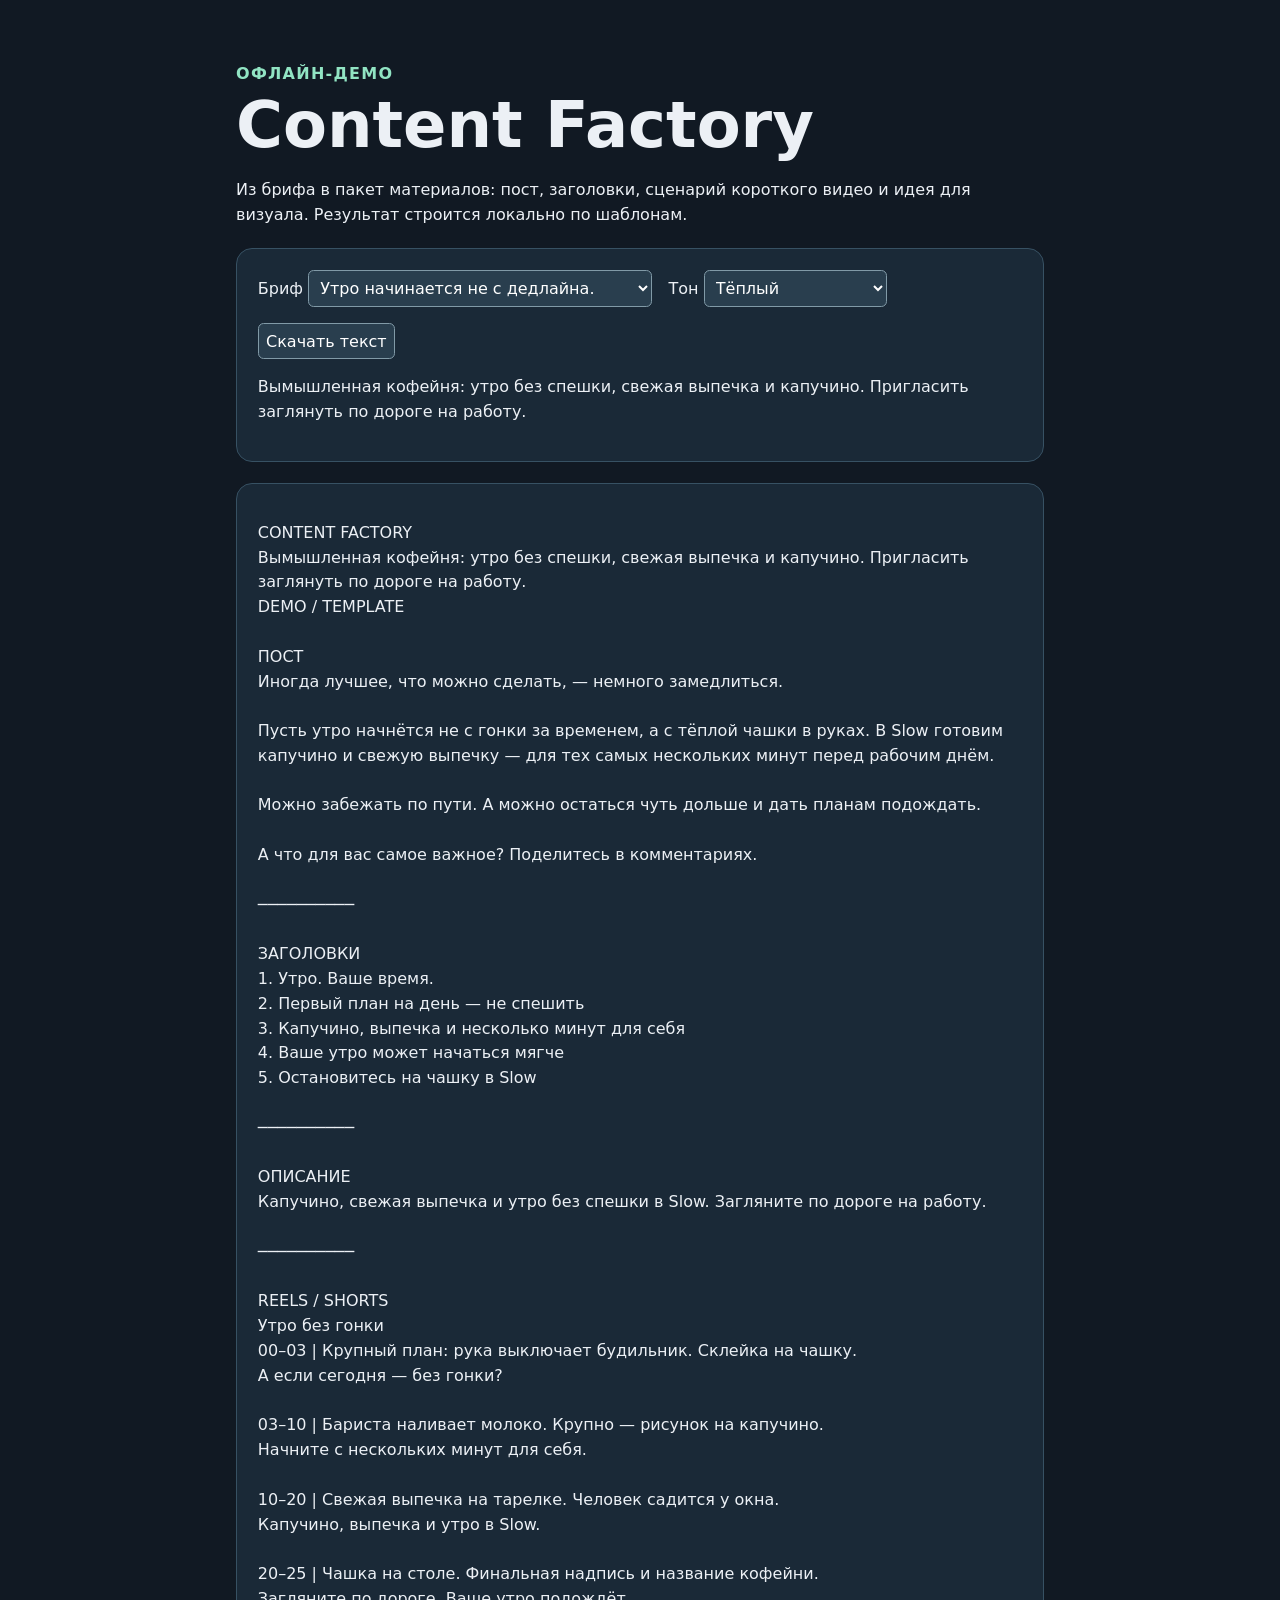
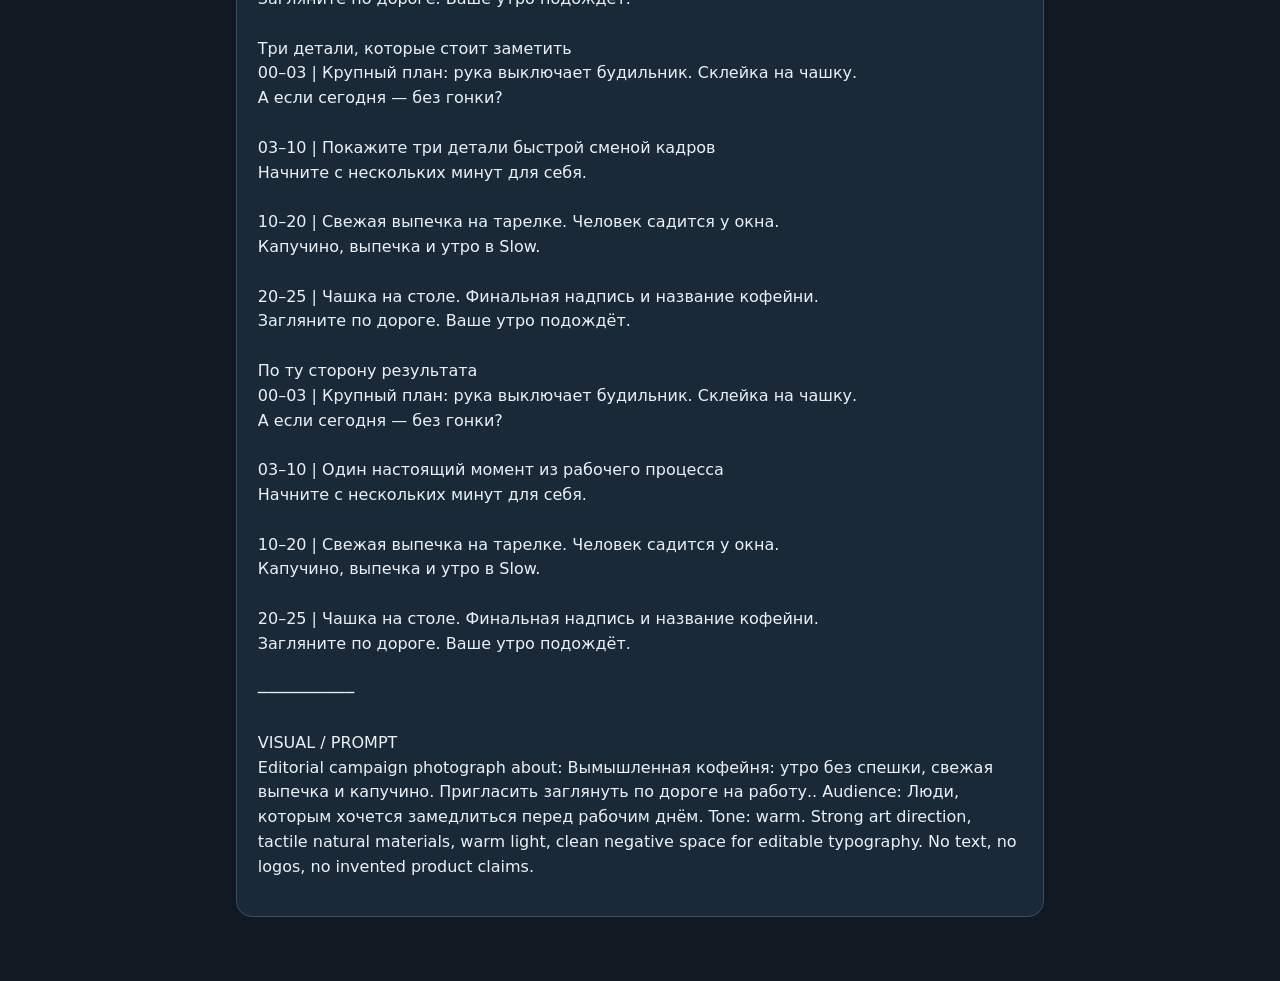
<file: content-factory/index.html>
<!doctype html>
<html lang="ru"><head><meta charset="utf-8"><meta name="viewport" content="width=device-width, initial-scale=1"><meta http-equiv="Content-Security-Policy" content="default-src 'none'; script-src 'self'; style-src 'self'; connect-src 'none'; base-uri 'none'; form-action 'none'"><title>Content Factory</title><link rel="stylesheet" href="style.css"></head>
<body><main><div class="label">ОФЛАЙН-ДЕМО</div><h1>Content Factory</h1><p>Из брифа в пакет материалов: пост, заголовки, сценарий короткого видео и идея для визуала. Результат строится локально по шаблонам.</p><section class="panel"><div class="fields"><label>Бриф <select id="example"></select></label><label>Тон <select id="tone"></select></label><button type="button" id="download">Скачать текст</button></div><p id="topic"></p></section><section class="panel" aria-label="Готовый пакет"><pre id="result"></pre></section></main><script type="module" src="demo.mjs"></script></body></html>
</file>
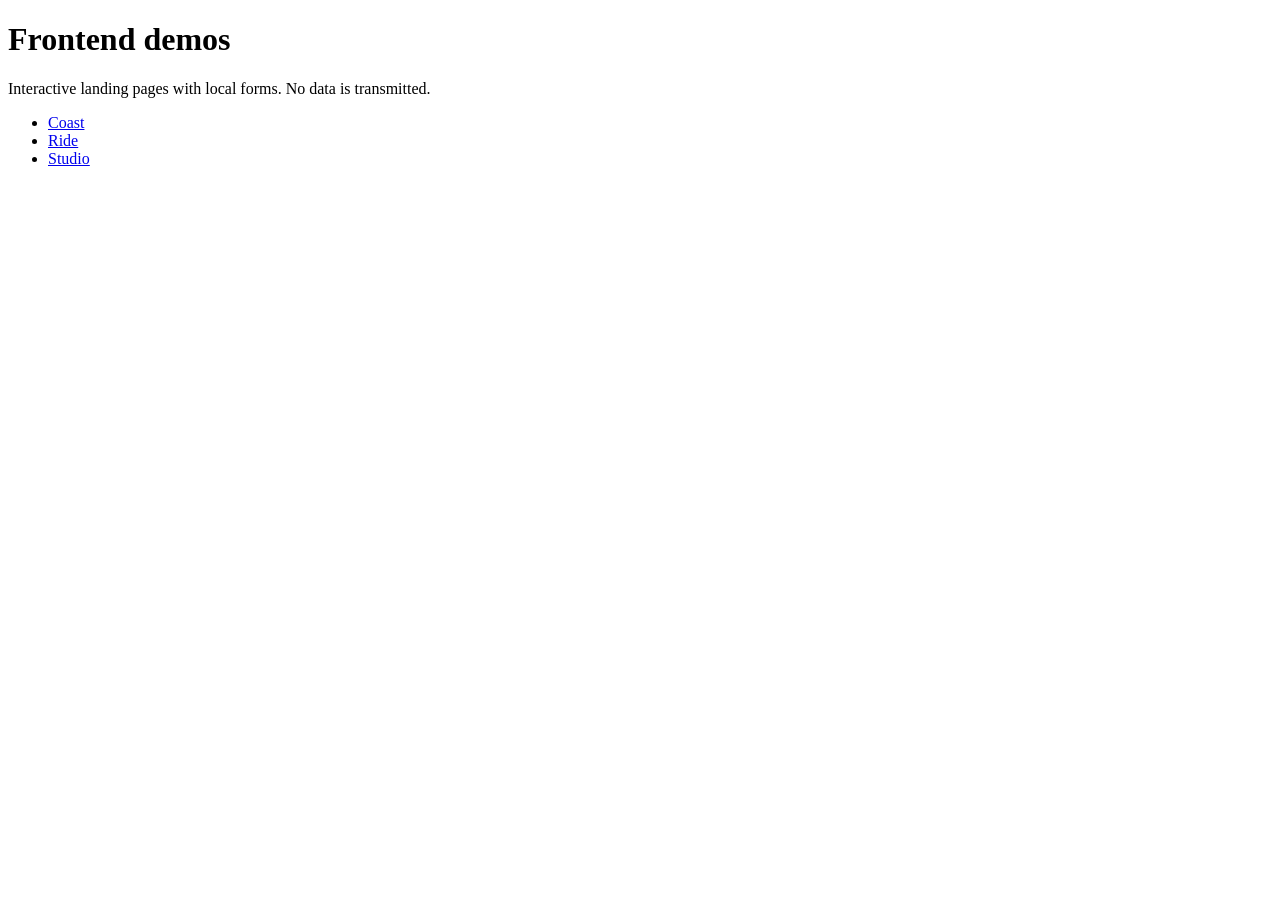
<file: frontend-demos/index.html>
<!doctype html>
<html lang="en"><head><meta charset="utf-8"><meta http-equiv="Content-Security-Policy" content="default-src 'none'; script-src 'self'; style-src 'self'; img-src 'self' data:; connect-src 'none'; form-action 'none'; base-uri 'none'"><title>Frontend demos</title></head>
<body><main><h1>Frontend demos</h1><p>Interactive landing pages with local forms. No data is transmitted.</p>
<ul><li><a href="coast.html">Coast</a></li><li><a href="ride.html">Ride</a></li><li><a href="studio.html">Studio</a></li></ul>
</main></body></html>
</file>
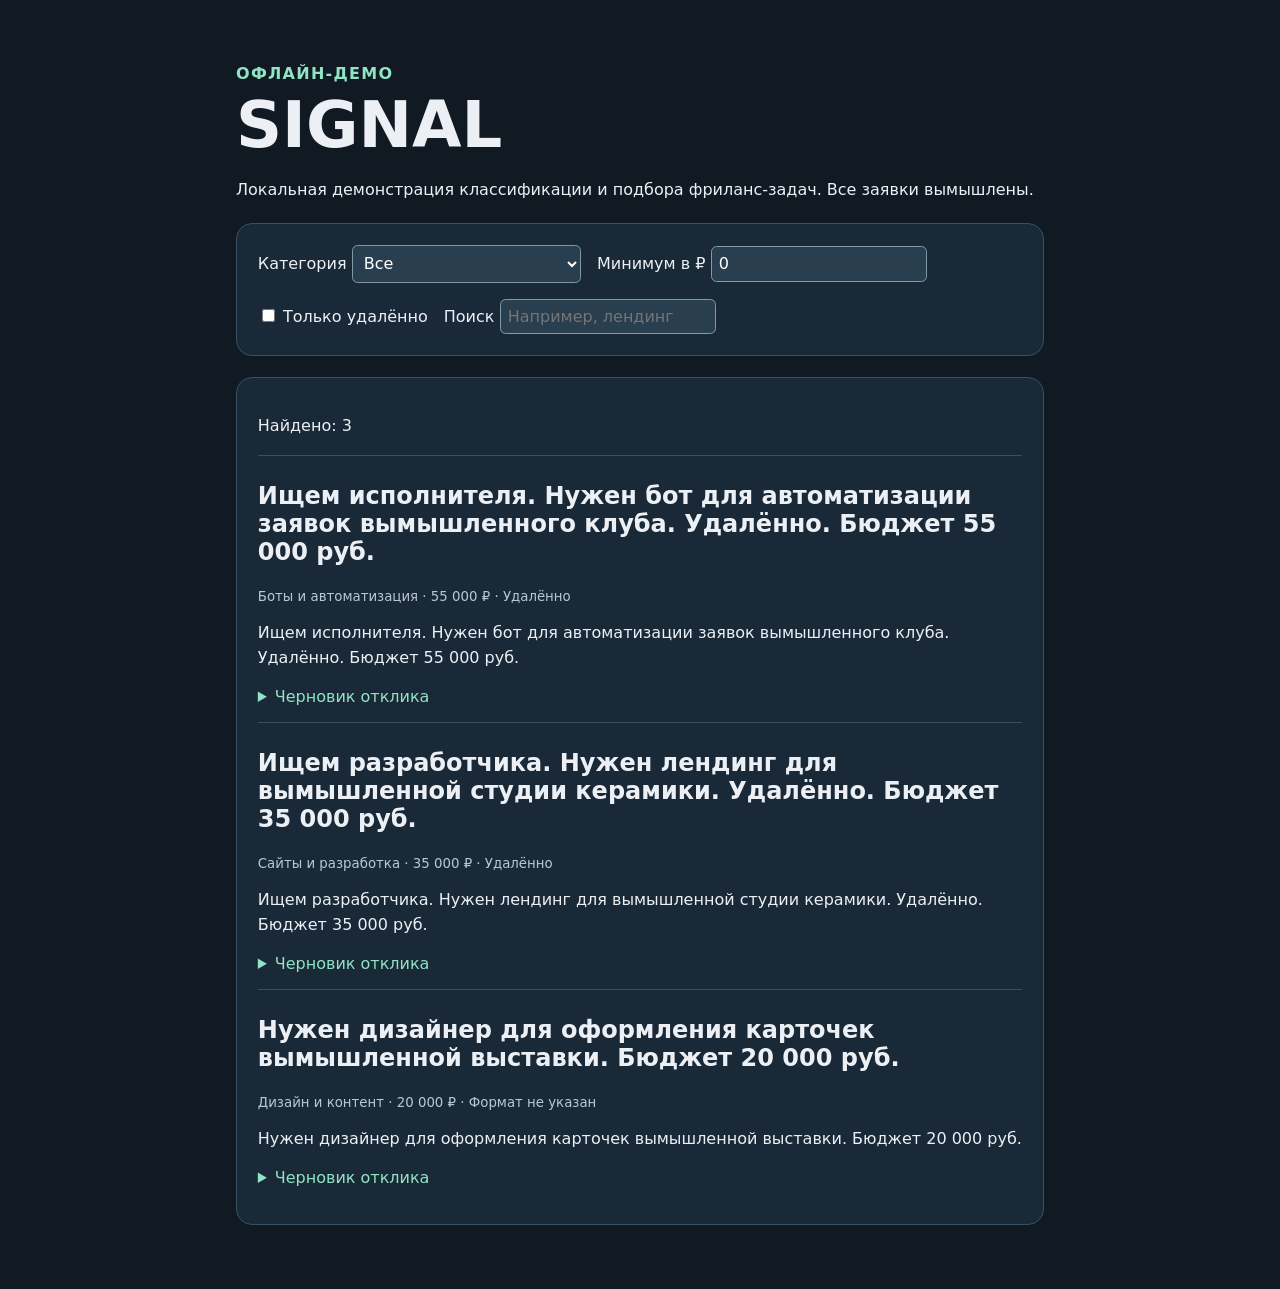
<file: signal/index.html>
<!doctype html>
<html lang="ru"><head><meta charset="utf-8"><meta name="viewport" content="width=device-width, initial-scale=1"><meta http-equiv="Content-Security-Policy" content="default-src 'none'; script-src 'self'; style-src 'self'; connect-src 'none'; base-uri 'none'; form-action 'none'"><title>SIGNAL</title><link rel="stylesheet" href="style.css"></head>
<body><main><div class="label">ОФЛАЙН-ДЕМО</div><h1>SIGNAL</h1><p>Локальная демонстрация классификации и подбора фриланс-задач. Все заявки вымышлены.</p><section class="panel fields" aria-label="Фильтры"><label>Категория <select id="category"><option value="">Все</option></select></label><label>Минимум в ₽ <input id="pay" type="number" min="0" step="1000" value="0"></label><label><input id="remote" type="checkbox"> Только удалённо</label><label>Поиск <input id="query" type="search" placeholder="Например, лендинг"></label></section><section id="results" class="panel" aria-label="Подобранные заявки"></section></main><script type="module" src="demo.mjs"></script></body></html>
</file>
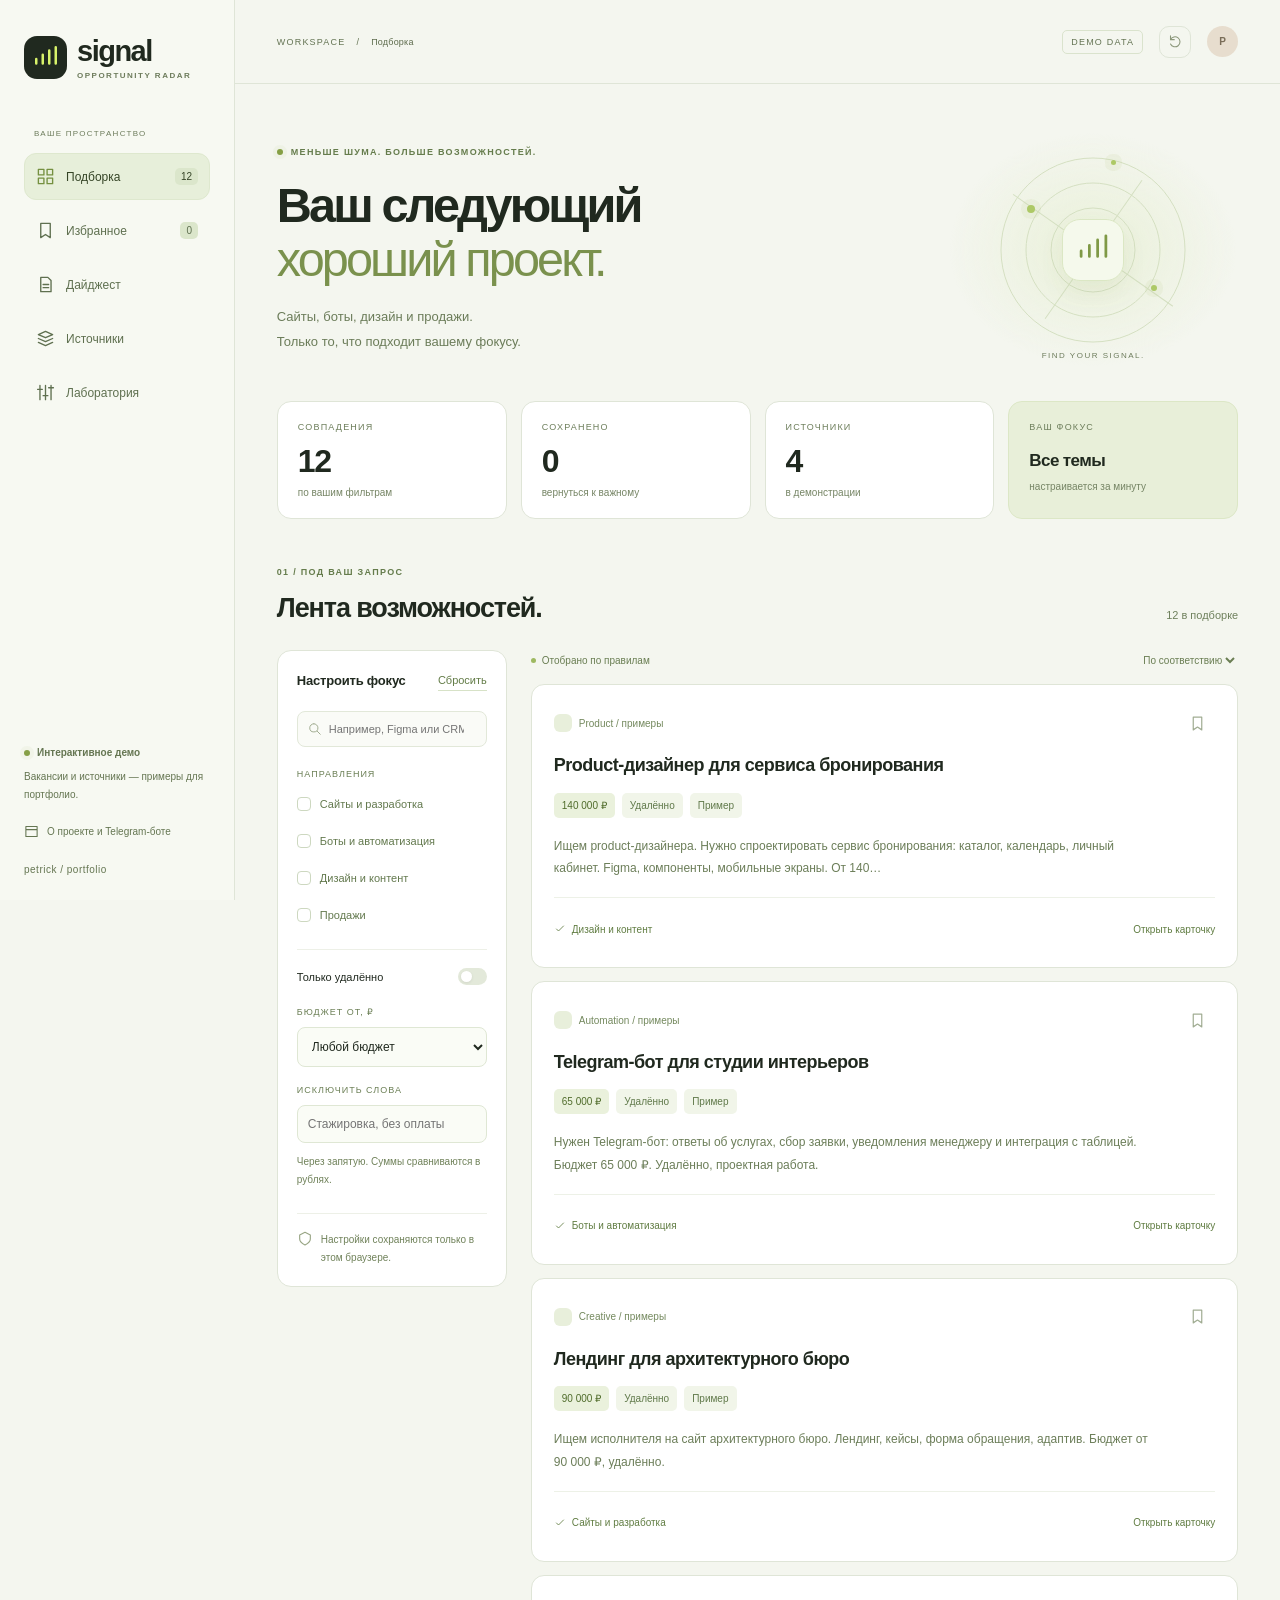
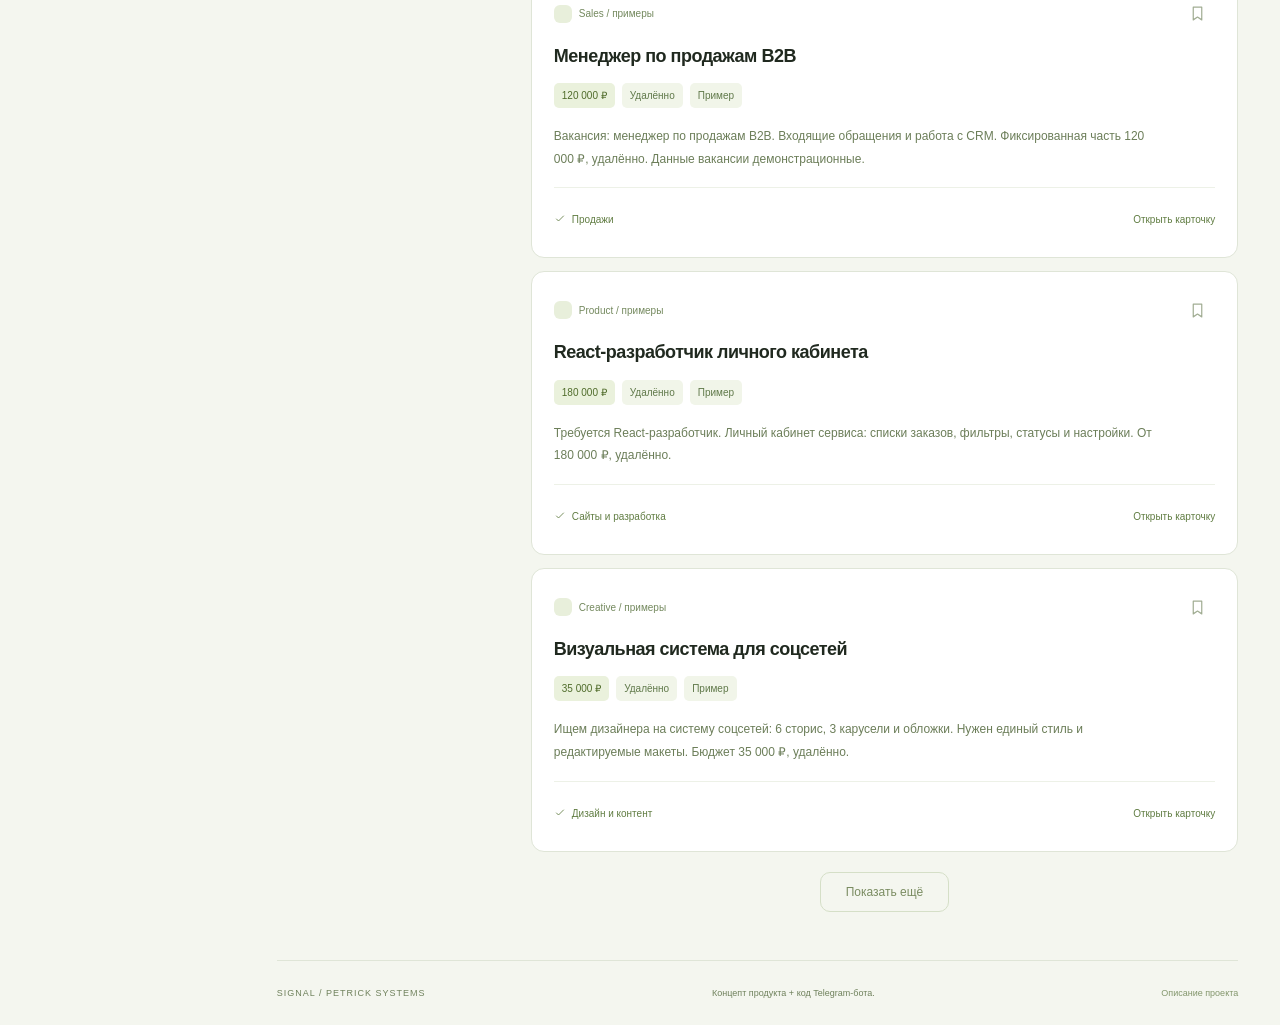
<file: signal/web/index.html>
<!doctype html>
<html lang="ru"><head><meta charset="utf-8"><meta http-equiv="Content-Security-Policy" content="default-src 'none'; script-src 'self'; style-src 'self'; img-src 'self' data:; connect-src 'none'; form-action 'none'; base-uri 'none'"><meta name="viewport" content="width=device-width,initial-scale=1"><meta name="theme-color" content="#eff2e9"><meta name="description" content="SIGNAL — демонстрация Telegram-бота для вакансий и заказов. Персональные фильтры, избранное, дайджест и обработка источников."><title>SIGNAL — радар возможностей / Petrick</title><link rel="icon" href="assets/mark.svg" type="image/svg+xml"><link rel="stylesheet" href="styles.css"><script type="module" src="app.js"></script></head>
<body><a class="skip" href="#main">К подборке</a><div class="app-shell">
<aside class="sidebar"><a class="brand" href="#" aria-label="SIGNAL — главная"><span class="brand-icon" data-icon="signal"></span><span>signal<span class="brand-sub">OPPORTUNITY RADAR</span></span></a><div class="sidebar-label">ВАШЕ ПРОСТРАНСТВО</div><nav class="main-nav" aria-label="Разделы"><button class="active" data-view="feed" aria-current="page"><span data-icon="grid"></span>Подборка<span id="nav-feed-count" class="nav-count">12</span></button><button data-view="saved"><span data-icon="bookmark"></span>Избранное<span id="nav-saved-count" class="nav-count">0</span></button><button data-view="digest"><span data-icon="file"></span>Дайджест</button><button data-view="sources"><span data-icon="layers"></span>Источники</button><button data-view="lab"><span data-icon="sliders"></span>Лаборатория</button></nav><div class="sidebar-bottom"><div class="local-note"><span class="status-dot"></span><span>Интерактивное демо</span></div><p>Вакансии и источники — примеры для портфолио.</p><a href="../README.md"><span data-icon="window"></span>О проекте и Telegram-боте</a><a href="../../README.md" class="portfolio-home">petrick / portfolio</a></div></aside>
<div class="workspace"><header class="topbar"><div class="breadcrumbs">WORKSPACE <span>/</span> <span id="current-section">Подборка</span></div><div class="topbar-right"><span class="demo-tag">DEMO DATA</span><button class="icon-button" id="reset-demo" aria-label="Сбросить демонстрационные данные"><span data-icon="reset"></span></button><span class="avatar">P</span></div></header>
<main id="main"><section class="hero"><div><span class="eyebrow"><span class="status-dot"></span> МЕНЬШЕ ШУМА. БОЛЬШЕ ВОЗМОЖНОСТЕЙ.</span><h1>Ваш следующий<br><em>хороший проект.</em></h1><p>Сайты, боты, дизайн и продажи.<br>Только то, что подходит вашему фокусу.</p></div><div class="hero-radar" aria-hidden="true"><div class="radar-ring ring-one"></div><div class="radar-ring ring-two"></div><div class="radar-ring ring-three"></div><div class="radar-axis"></div><span class="radar-point p-one"></span><span class="radar-point p-two"></span><span class="radar-point p-three"></span><div class="radar-core" data-icon="signal"></div><span class="radar-label">FIND YOUR SIGNAL.</span></div></section>
<div class="metrics"><div><span>СОВПАДЕНИЯ</span><strong id="metric-matches">12</strong><small>по вашим фильтрам</small></div><div><span>СОХРАНЕНО</span><strong id="metric-saved">0</strong><small>вернуться к важному</small></div><div><span>ИСТОЧНИКИ</span><strong id="metric-sources">4</strong><small>в демонстрации</small></div><div class="metric-accent"><span>ВАШ ФОКУС</span><strong id="metric-focus">Все темы</strong><small>настраивается за минуту</small></div></div>
<section id="view-feed" class="view"><div class="section-heading"><div><span class="eyebrow">01 / ПОД ВАШ ЗАПРОС</span><h2>Лента возможностей.</h2></div><span class="result-count" id="result-count" role="status" aria-live="polite"></span></div><div class="feed-layout"><aside class="filter-panel" aria-label="Фильтры"><div class="filter-title"><h3>Настроить фокус</h3><button class="text-button" id="reset-filters">Сбросить</button></div><label class="search-label"><span data-icon="search"></span><input type="search" id="search" placeholder="Например, Figma или CRM" aria-label="Поиск по вакансиям"></label><span class="field-label">НАПРАВЛЕНИЯ</span><div id="category-filters" class="category-filters"></div><label class="switch-row"><span>Только удалённо</span><input id="remote-only" type="checkbox"><span class="switch" aria-hidden="true"></span></label><label class="field-label" for="min-pay">БЮДЖЕТ ОТ, ₽</label><select id="min-pay"><option value="0">Любой бюджет</option><option value="30000">30 000 ₽</option><option value="50000">50 000 ₽</option><option value="100000">100 000 ₽</option><option value="150000">150 000 ₽</option></select><label class="field-label" for="exclude">ИСКЛЮЧИТЬ СЛОВА</label><input id="exclude" placeholder="Стажировка, без оплаты"><p class="field-note">Через запятую. Суммы сравниваются в рублях.</p><div class="filter-foot"><span data-icon="shield"></span><p>Настройки сохраняются только в этом браузере.</p></div></aside><div><div class="feed-tools"><span class="feed-status"><i></i>Отобрано по правилам</span><select id="sort" aria-label="Порядок карточек"><option value="match">По соответствию</option><option value="new">Сначала новые</option><option value="pay">По бюджету</option></select></div><div id="job-list" class="job-list"></div><button id="load-more" class="load-more" hidden>Показать ещё</button></div></div></section>
<section id="view-saved" class="view" hidden><div class="section-heading"><div><span class="eyebrow">02 / ОСТАВИТЬ РЯДОМ</span><h2>Ваше избранное.</h2></div><span id="saved-count" class="result-count"></span></div><div id="saved-list" class="saved-grid"></div></section>
<section id="view-digest" class="view" hidden><div class="section-heading"><div><span class="eyebrow">03 / КОРОТКО О ГЛАВНОМ</span><h2>Всё важное. Одним сообщением.</h2></div></div><div class="digest-layout"><div class="digest-card"><div class="digest-head"><span data-icon="signal"></span><span>SIGNAL / ВАШ ДАЙДЖЕСТ</span><span class="small-tag">ПРИМЕР</span></div><pre id="digest-text"></pre><button class="button primary" id="copy-digest"><span data-icon="copy"></span>Скопировать подборку</button></div><aside class="digest-explain"><span class="eyebrow">В НАСТОЯЩЕМ БОТЕ</span><h3>В нужное время.<br>В нужном месте.</h3><p>Telegram-бот умеет присылать новые совпадения и ежедневную подборку по расписанию. Уведомления включаются самим пользователем.</p><div class="schedule-sample"><span data-icon="clock"></span><div><strong>Ваш ритм</strong><span>Час и часовой пояс задаются при запуске</span></div></div><p class="subtle">Здесь можно проверить состав дайджеста. Отправка в Telegram требует запуска бота с токеном.</p></aside></div></section>
<section id="view-sources" class="view" hidden><div class="section-heading"><div><span class="eyebrow">04 / ОТКУДА ПРИХОДИТ СИГНАЛ</span><h2>Под контролем.</h2></div></div><p class="section-intro">Выключите источник и посмотрите, как меняется подборка. Это демонстрационные потоки, а не чтение настоящих чатов.</p><div id="source-list" class="source-list"></div><div class="info-note"><span data-icon="info"></span><p>Рабочий бот получает новые сообщения только из добавленных администратором источников, где у него есть доступ. Парсинг всех чужих чатов здесь не заявляется.</p></div></section>
<section id="view-lab" class="view" hidden><div class="section-heading"><div><span class="eyebrow">05 / ЧТО ЗА ИНТЕРФЕЙСОМ</span><h2>Проверить на своём примере.</h2></div></div><div class="lab-layout"><form id="import-form" class="import-form"><label for="import-text">Вставьте сообщение из вакансии или заказа</label><textarea id="import-text" rows="8" maxlength="4000" required placeholder="Ищем дизайнера на сайт. Figma, адаптивные экраны. Бюджет 80 000 ₽, удалённо."></textarea><div class="import-actions"><button class="button primary" type="submit"><span data-icon="sliders"></span>Разобрать сообщение</button><button id="fill-example" class="text-button" type="button">Подставить пример</button></div><p class="field-note">Текст обрабатывается локально. Внешние AI-сервисы не подключены.</p></form><div id="import-result" class="import-result"><span class="lab-placeholder" data-icon="flow"></span><h3>Из текста — в карточку.</h3><p>Проверка запроса, определение направления, разбор бюджета и защита от повторов.</p></div></div><div class="pipeline"><div><span>01</span><strong>Источник</strong><p>Разрешённый чат или импорт</p></div><div><span>02</span><strong>Правила</strong><p>Тема, формат и бюджет</p></div><div><span>03</span><strong>Проверка дублей</strong><p>Нормализация текста</p></div><div><span>04</span><strong>Личная подборка</strong><p>Фильтры конкретного человека</p></div></div></section>
<footer class="workspace-footer"><span>SIGNAL / PETRICK SYSTEMS</span><span>Концепт продукта + код Telegram-бота.</span><a href="../README.md">Описание проекта</a></footer></main></div></div>
<dialog id="job-dialog" aria-labelledby="dialog-title"><div class="dialog-bar"><span class="eyebrow">TELEGRAM / ПРИМЕР КАРТОЧКИ</span><button class="icon-button" id="close-dialog" aria-label="Закрыть карточку"><span data-icon="close"></span></button></div><div class="telegram-preview"><div class="telegram-head"><span class="bot-avatar" data-icon="signal"></span><div><strong>signal</strong><span>бот / предпросмотр</span></div><span class="small-tag">DEMO</span></div><div class="telegram-body"><div class="bot-bubble"><h2 id="dialog-title"></h2><p id="dialog-meta"></p><p id="dialog-description"></p><div class="bubble-source" id="dialog-source"></div></div><div class="bot-buttons"><button id="dialog-save"><span data-icon="bookmark"></span><span>Сохранить</span></button><button id="make-reply"><span data-icon="chat"></span>Подготовить отклик</button></div></div></div><div id="reply-area" hidden><label for="reply-text">Черновик, который можно отредактировать</label><textarea id="reply-text" rows="6" maxlength="4000"></textarea><button class="button primary" id="copy-reply"><span data-icon="copy"></span>Скопировать текст</button><p class="field-note">Отклик не отправляется автоматически. Проверьте его перед отправкой.</p></div></dialog><div class="toast" id="toast" role="status" aria-live="polite" hidden></div>
</body></html>
</file>
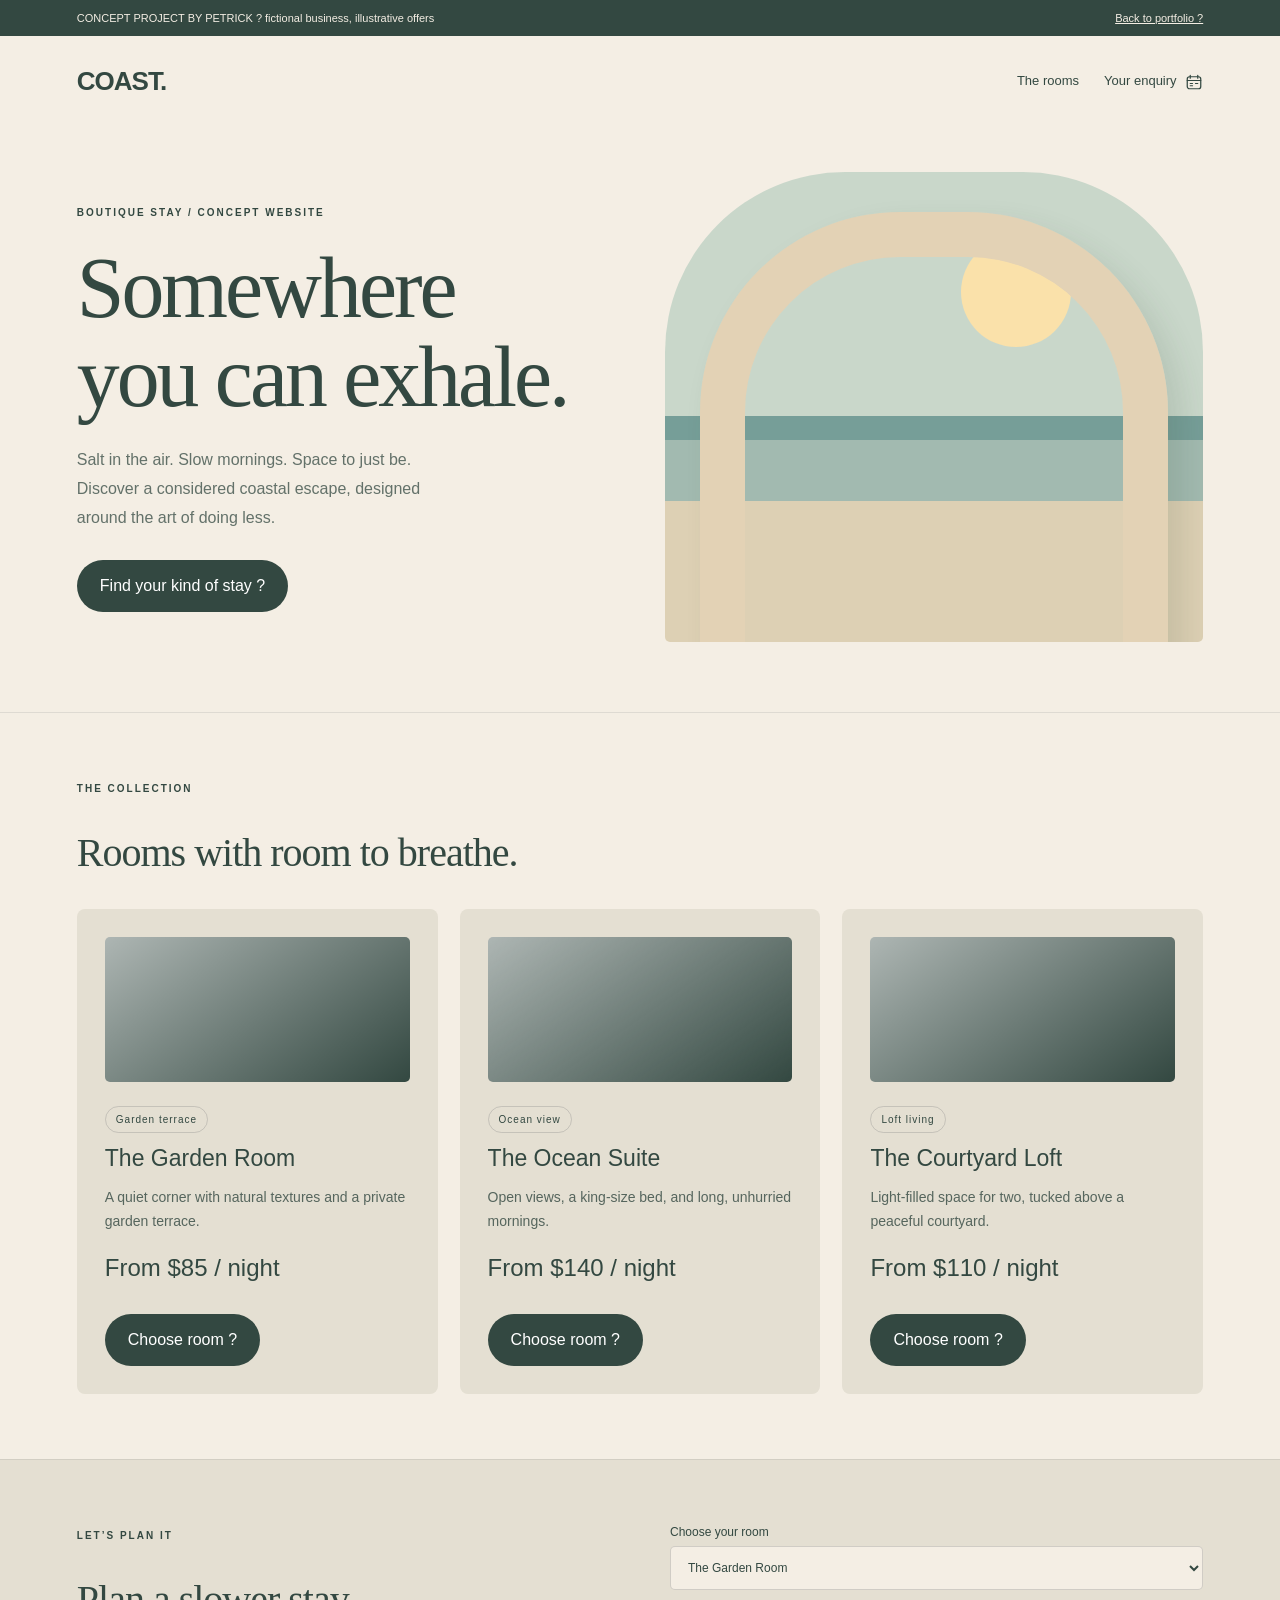
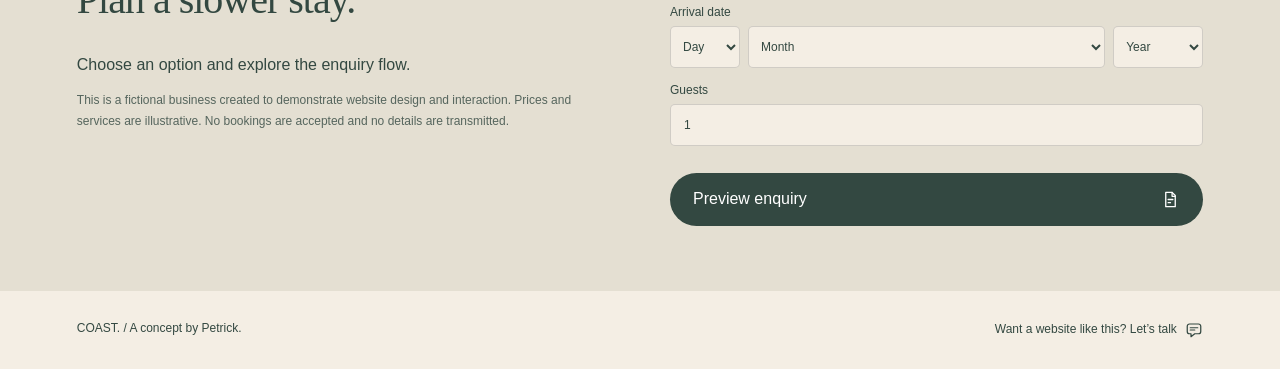
<file: frontend-demos/coast.html>
<!doctype html><html lang="en"><head><meta charset="utf-8"><meta http-equiv="Content-Security-Policy" content="default-src 'none'; script-src 'self'; style-src 'self'; img-src 'self' data:; connect-src 'none'; form-action 'none'; base-uri 'none'"><meta name="viewport" content="width=device-width,initial-scale=1"><meta name="description" content="COAST. ? an interactive concept website designed by Petrick."><title>COAST. ? Concept by Petrick</title><link rel="stylesheet" href="demo.css?v=20261015-controls"></head><body class="coast"><div class="demo-banner"><span>CONCEPT PROJECT BY PETRICK ? fictional business, illustrative offers</span><a href="index.html">Back to portfolio ?</a></div><header><a class="brand" href="#">COAST.</a><nav aria-label="Demo navigation"><a href="#collection">The rooms</a><a href="#booking">Your enquiry <svg class="icon" viewBox="0 0 24 24" fill="none" stroke="currentColor" stroke-width="1.65" stroke-linecap="round" stroke-linejoin="round" aria-hidden="true" focusable="false"><rect x="3" y="5" width="18" height="16" rx="3"/><path d="M7 3v4M17 3v4M3 10h18M7 14h3M14 14h3M7 17h3"/></svg></a></nav></header><main><section class="hero"><div><span class="eyebrow">BOUTIQUE STAY / CONCEPT WEBSITE</span><h1>Somewhere<br>you can exhale.</h1><p>Salt in the air. Slow mornings. Space to just be. Discover a considered coastal escape, designed around the art of doing less.</p><a class="button" href="#collection">Find your kind of stay ?</a></div><div class="scene" aria-hidden="true"></div></section><section class="content" id="collection"><span class="eyebrow">THE COLLECTION</span><h2>Rooms with room to breathe.</h2><div class="cards"><article class="card" data-category="Garden terrace"><div class="visual" aria-hidden="true" style="opacity:1"></div><span class="tag">Garden terrace</span><h3>The Garden Room</h3><p>A quiet corner with natural textures and a private garden terrace.</p><span class="price">From $85 / night</span><button class="button" data-select="The Garden Room">Choose room ?</button></article><article class="card" data-category="Ocean view"><div class="visual" aria-hidden="true" style="opacity:0.85"></div><span class="tag">Ocean view</span><h3>The Ocean Suite</h3><p>Open views, a king-size bed, and long, unhurried mornings.</p><span class="price">From $140 / night</span><button class="button" data-select="The Ocean Suite">Choose room ?</button></article><article class="card" data-category="Loft living"><div class="visual" aria-hidden="true" style="opacity:0.7"></div><span class="tag">Loft living</span><h3>The Courtyard Loft</h3><p>Light-filled space for two, tucked above a peaceful courtyard.</p><span class="price">From $110 / night</span><button class="button" data-select="The Courtyard Loft">Choose room ?</button></article></div></section><section class="content booking" id="booking"><div><span class="eyebrow">LET’S PLAN IT</span><h2>Plan a slower stay.</h2><p>Choose an option and explore the enquiry flow.</p><p class="notice">This is a fictional business created to demonstrate website design and interaction. Prices and services are illustrative. No bookings are accepted and no details are transmitted.</p></div><form><label>Choose your room<select name="choice"><option>The Garden Room</option><option>The Ocean Suite</option><option>The Courtyard Loft</option></select></label><label>Arrival date<span class="english-date"><select name="day" aria-label="Day" required><option value="">Day</option><option value="1">1</option><option value="2">2</option><option value="3">3</option><option value="4">4</option><option value="5">5</option><option value="6">6</option><option value="7">7</option><option value="8">8</option><option value="9">9</option><option value="10">10</option><option value="11">11</option><option value="12">12</option><option value="13">13</option><option value="14">14</option><option value="15">15</option><option value="16">16</option><option value="17">17</option><option value="18">18</option><option value="19">19</option><option value="20">20</option><option value="21">21</option><option value="22">22</option><option value="23">23</option><option value="24">24</option><option value="25">25</option><option value="26">26</option><option value="27">27</option><option value="28">28</option><option value="29">29</option><option value="30">30</option><option value="31">31</option></select><select name="month" aria-label="Month" required><option value="">Month</option><option value="1">January</option><option value="2">February</option><option value="3">March</option><option value="4">April</option><option value="5">May</option><option value="6">June</option><option value="7">July</option><option value="8">August</option><option value="9">September</option><option value="10">October</option><option value="11">November</option><option value="12">December</option></select><select name="year" aria-label="Year" required><option value="">Year</option></select></span></label><label>Guests<input name="quantity" type="number" min="1" max="4" value="1" required></label><button class="button" type="submit">Preview enquiry <svg class="icon" viewBox="0 0 24 24" fill="none" stroke="currentColor" stroke-width="1.65" stroke-linecap="round" stroke-linejoin="round" aria-hidden="true" focusable="false"><path d="M14 3H6v18h12V7l-4-4Z"/><path d="M14 3v5h4M9 12h6M9 16h3"/></svg></button><div id="result" role="status" hidden></div></form></section></main><footer><span>COAST. / A concept by Petrick.</span><a href="index.html">Want a website like this? Let’s talk <svg class="icon" viewBox="0 0 24 24" fill="none" stroke="currentColor" stroke-width="1.65" stroke-linecap="round" stroke-linejoin="round" aria-hidden="true" focusable="false"><path d="M18 4H6a3 3 0 0 0-3 3v7a3 3 0 0 0 3 3h2v4l5-4h5a3 3 0 0 0 3-3V7a3 3 0 0 0-3-3Z"/><path d="M7 9h10M7 12h6"/></svg></a></footer><script src="demo.js"></script></body></html>
</file>
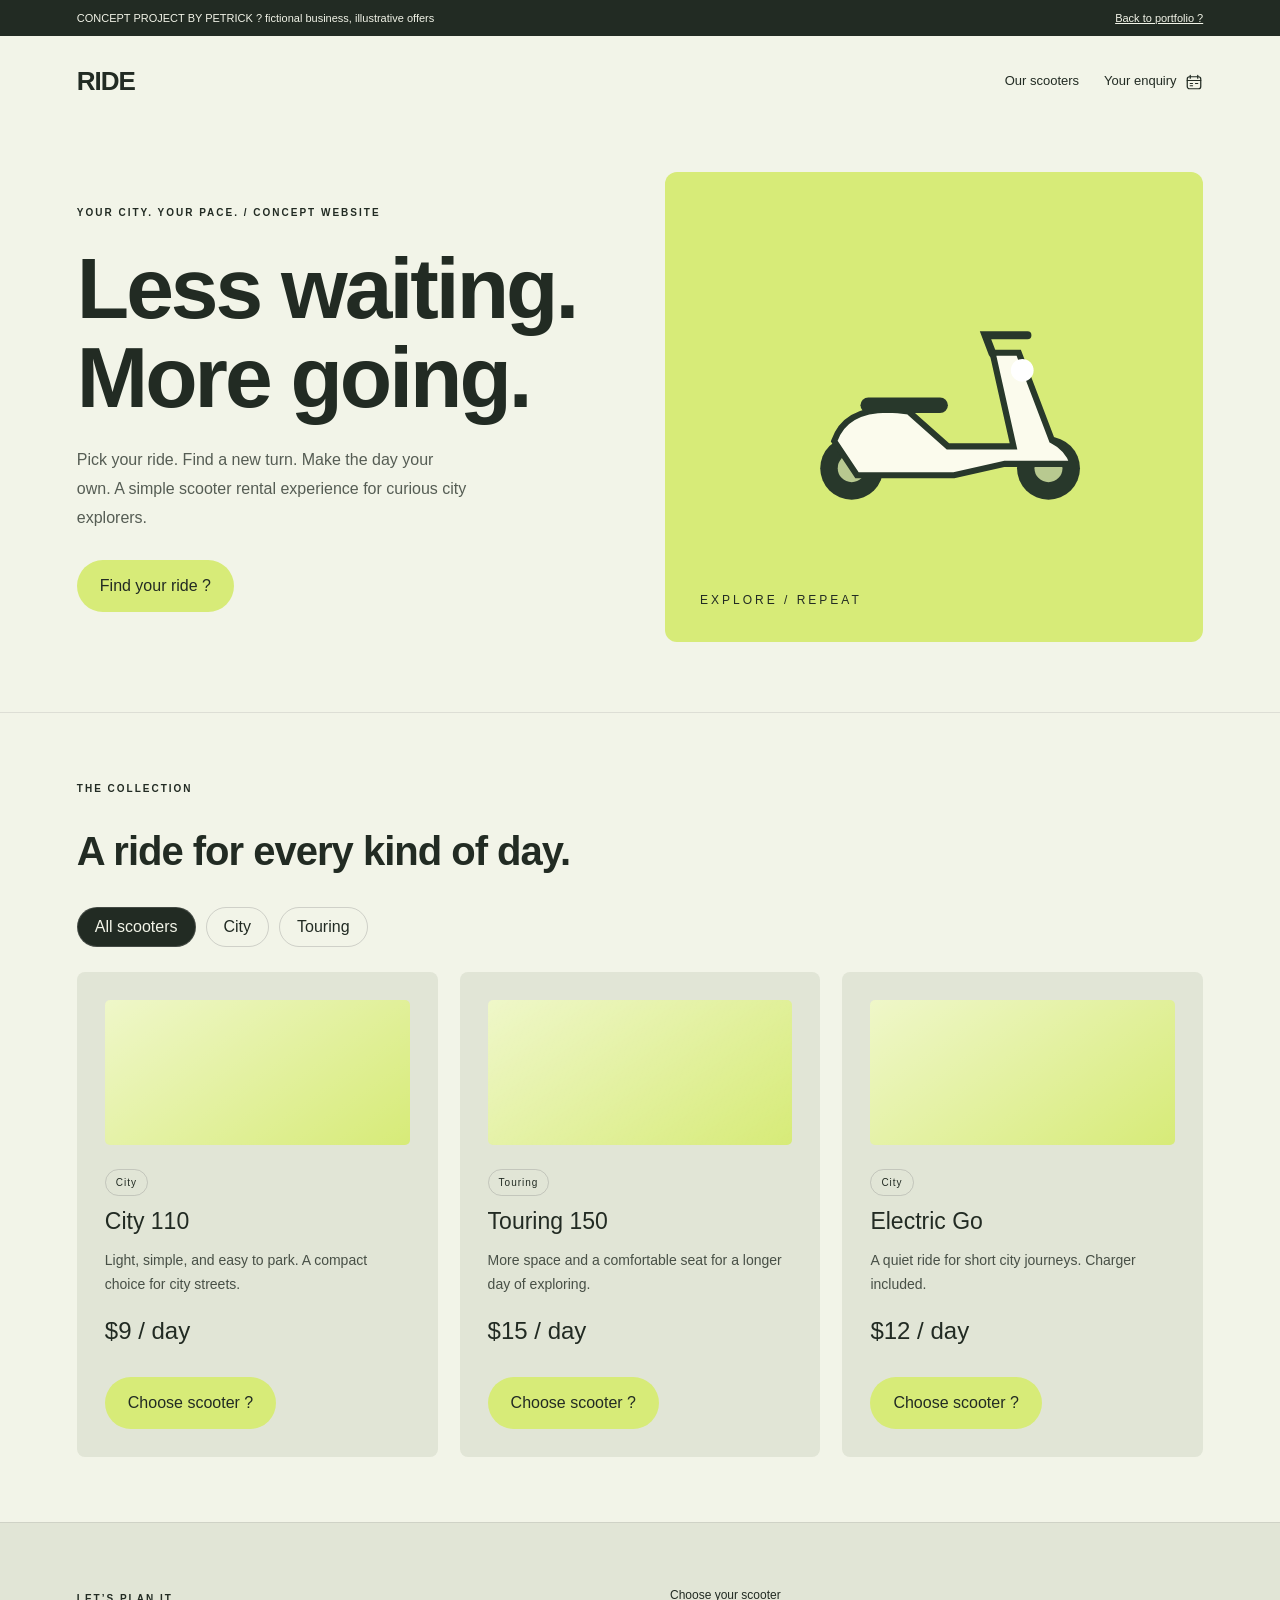
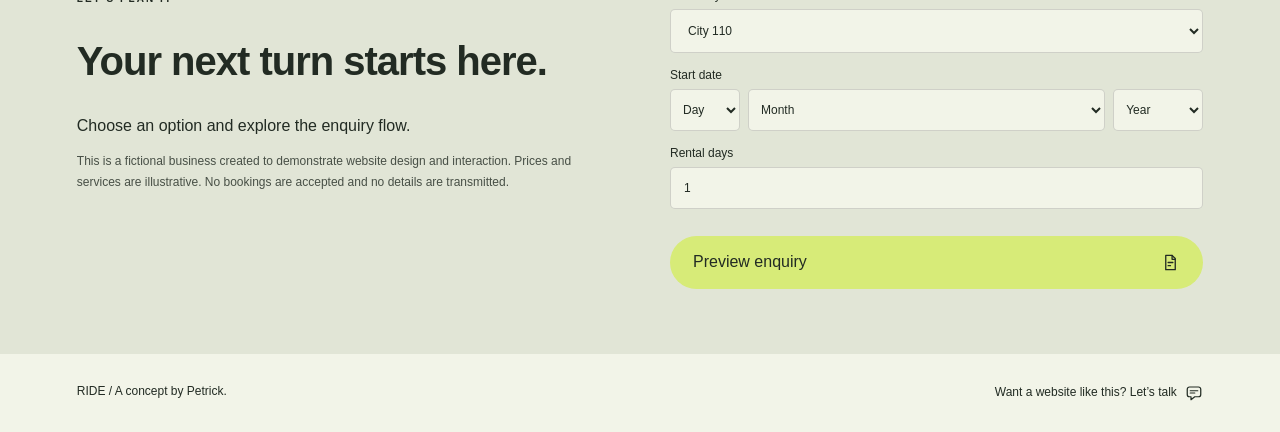
<file: frontend-demos/ride.html>
<!doctype html><html lang="en"><head><meta charset="utf-8"><meta http-equiv="Content-Security-Policy" content="default-src 'none'; script-src 'self'; style-src 'self'; img-src 'self' data:; connect-src 'none'; form-action 'none'; base-uri 'none'"><meta name="viewport" content="width=device-width,initial-scale=1"><meta name="description" content="RIDE ? an interactive concept website designed by Petrick."><title>RIDE ? Concept by Petrick</title><link rel="stylesheet" href="demo.css?v=20261015-controls"></head><body class="ride"><div class="demo-banner"><span>CONCEPT PROJECT BY PETRICK ? fictional business, illustrative offers</span><a href="index.html">Back to portfolio ?</a></div><header><a class="brand" href="#">RIDE</a><nav aria-label="Demo navigation"><a href="#collection">Our scooters</a><a href="#booking">Your enquiry <svg class="icon" viewBox="0 0 24 24" fill="none" stroke="currentColor" stroke-width="1.65" stroke-linecap="round" stroke-linejoin="round" aria-hidden="true" focusable="false"><rect x="3" y="5" width="18" height="16" rx="3"/><path d="M7 3v4M17 3v4M3 10h18M7 14h3M14 14h3M7 17h3"/></svg></a></nav></header><main><section class="hero"><div><span class="eyebrow">YOUR CITY. YOUR PACE. / CONCEPT WEBSITE</span><h1>Less waiting.<br>More going.</h1><p>Pick your ride. Find a new turn. Make the day your own. A simple scooter rental experience for curious city explorers.</p><a class="button" href="#collection">Find your ride ?</a></div><div class="scene" ><svg viewBox="0 0 400 250" role="img" aria-label="Illustrated scooter"><circle cx="90" cy="195" r="36" fill="#28382b"/><circle cx="315" cy="195" r="36" fill="#28382b"/><circle cx="90" cy="195" r="16" fill="#b8c990"/><circle cx="315" cy="195" r="16" fill="#b8c990"/><path d="M70 164Q85 120 155 130L200 170H275L251 63H281L319 163Q337 172 343 190H265L207 203H96Z" fill="#fbfbed" stroke="#28382b" stroke-width="7"/><path d="M109 123H191" stroke="#28382b" stroke-width="18" stroke-linecap="round"/><path d="M251 64L243 43H291" fill="none" stroke="#28382b" stroke-width="9" stroke-linecap="round"/><circle cx="285" cy="83" r="13" fill="#fff"/></svg></div></section><section class="content" id="collection"><span class="eyebrow">THE COLLECTION</span><h2>A ride for every kind of day.</h2><div class="filters"><button class="filter" data-filter="all" aria-pressed="true">All scooters</button><button class="filter" data-filter="City" aria-pressed="false">City</button><button class="filter" data-filter="Touring" aria-pressed="false">Touring</button></div><div class="cards"><article class="card" data-category="City"><div class="visual" aria-hidden="true" style="opacity:1"></div><span class="tag">City</span><h3>City 110</h3><p>Light, simple, and easy to park. A compact choice for city streets.</p><span class="price">$9 / day</span><button class="button" data-select="City 110">Choose scooter ?</button></article><article class="card" data-category="Touring"><div class="visual" aria-hidden="true" style="opacity:0.85"></div><span class="tag">Touring</span><h3>Touring 150</h3><p>More space and a comfortable seat for a longer day of exploring.</p><span class="price">$15 / day</span><button class="button" data-select="Touring 150">Choose scooter ?</button></article><article class="card" data-category="City"><div class="visual" aria-hidden="true" style="opacity:0.7"></div><span class="tag">City</span><h3>Electric Go</h3><p>A quiet ride for short city journeys. Charger included.</p><span class="price">$12 / day</span><button class="button" data-select="Electric Go">Choose scooter ?</button></article></div></section><section class="content booking" id="booking"><div><span class="eyebrow">LET’S PLAN IT</span><h2>Your next turn starts here.</h2><p>Choose an option and explore the enquiry flow.</p><p class="notice">This is a fictional business created to demonstrate website design and interaction. Prices and services are illustrative. No bookings are accepted and no details are transmitted.</p></div><form><label>Choose your scooter<select name="choice"><option>City 110</option><option>Touring 150</option><option>Electric Go</option></select></label><label>Start date<span class="english-date"><select name="day" aria-label="Day" required><option value="">Day</option><option value="1">1</option><option value="2">2</option><option value="3">3</option><option value="4">4</option><option value="5">5</option><option value="6">6</option><option value="7">7</option><option value="8">8</option><option value="9">9</option><option value="10">10</option><option value="11">11</option><option value="12">12</option><option value="13">13</option><option value="14">14</option><option value="15">15</option><option value="16">16</option><option value="17">17</option><option value="18">18</option><option value="19">19</option><option value="20">20</option><option value="21">21</option><option value="22">22</option><option value="23">23</option><option value="24">24</option><option value="25">25</option><option value="26">26</option><option value="27">27</option><option value="28">28</option><option value="29">29</option><option value="30">30</option><option value="31">31</option></select><select name="month" aria-label="Month" required><option value="">Month</option><option value="1">January</option><option value="2">February</option><option value="3">March</option><option value="4">April</option><option value="5">May</option><option value="6">June</option><option value="7">July</option><option value="8">August</option><option value="9">September</option><option value="10">October</option><option value="11">November</option><option value="12">December</option></select><select name="year" aria-label="Year" required><option value="">Year</option></select></span></label><label>Rental days<input name="quantity" type="number" min="1" max="30" value="1" required></label><button class="button" type="submit">Preview enquiry <svg class="icon" viewBox="0 0 24 24" fill="none" stroke="currentColor" stroke-width="1.65" stroke-linecap="round" stroke-linejoin="round" aria-hidden="true" focusable="false"><path d="M14 3H6v18h12V7l-4-4Z"/><path d="M14 3v5h4M9 12h6M9 16h3"/></svg></button><div id="result" role="status" hidden></div></form></section></main><footer><span>RIDE / A concept by Petrick.</span><a href="index.html">Want a website like this? Let’s talk <svg class="icon" viewBox="0 0 24 24" fill="none" stroke="currentColor" stroke-width="1.65" stroke-linecap="round" stroke-linejoin="round" aria-hidden="true" focusable="false"><path d="M18 4H6a3 3 0 0 0-3 3v7a3 3 0 0 0 3 3h2v4l5-4h5a3 3 0 0 0 3-3V7a3 3 0 0 0-3-3Z"/><path d="M7 9h10M7 12h6"/></svg></a></footer><script src="demo.js"></script></body></html>
</file>
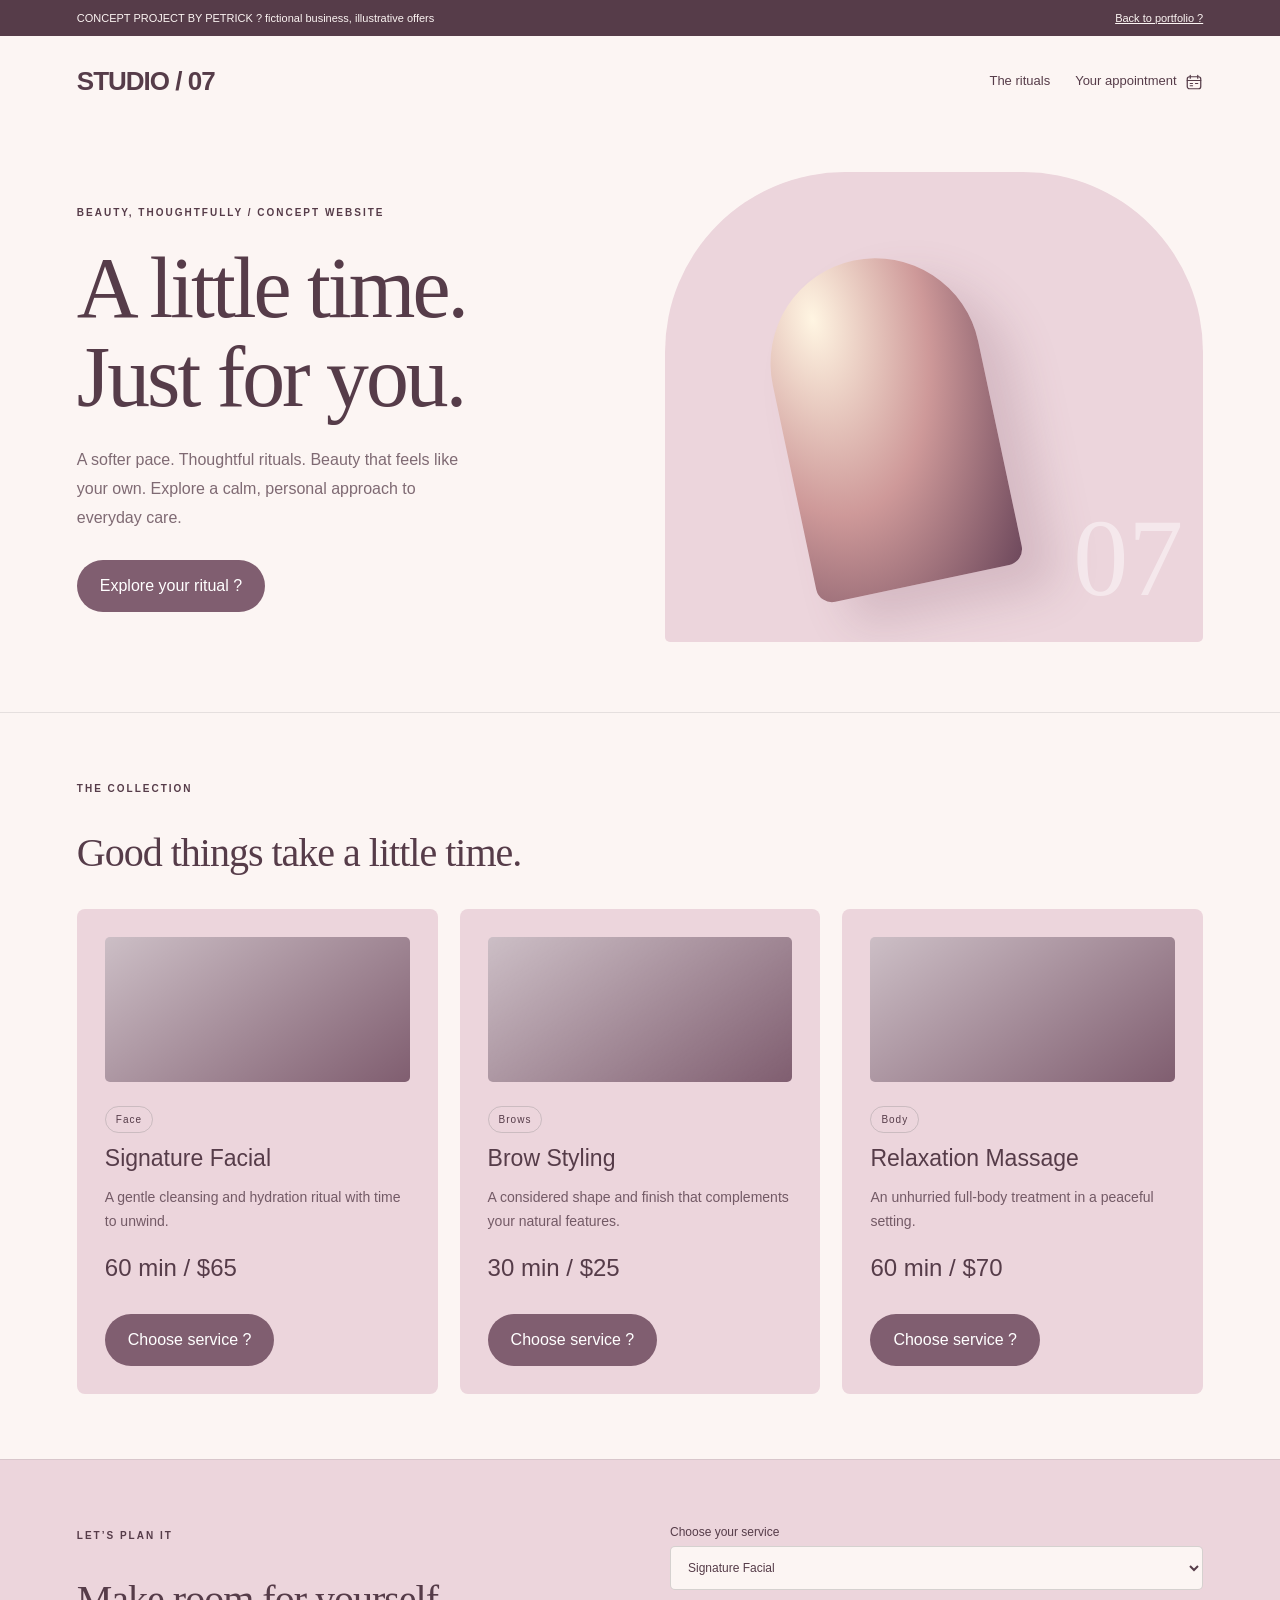
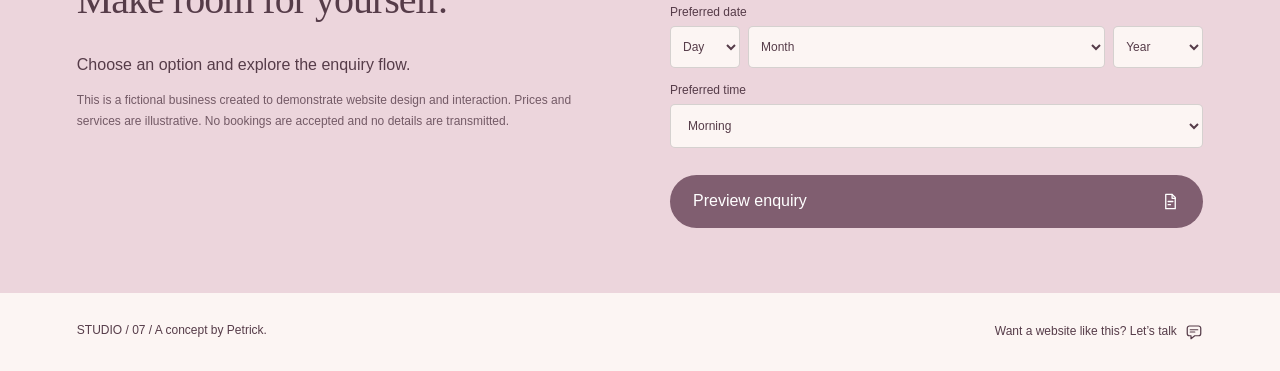
<file: frontend-demos/studio.html>
<!doctype html><html lang="en"><head><meta charset="utf-8"><meta http-equiv="Content-Security-Policy" content="default-src 'none'; script-src 'self'; style-src 'self'; img-src 'self' data:; connect-src 'none'; form-action 'none'; base-uri 'none'"><meta name="viewport" content="width=device-width,initial-scale=1"><meta name="description" content="STUDIO / 07 ? an interactive concept website designed by Petrick."><title>STUDIO / 07 ? Concept by Petrick</title><link rel="stylesheet" href="demo.css?v=20261015-controls"></head><body class="studio"><div class="demo-banner"><span>CONCEPT PROJECT BY PETRICK ? fictional business, illustrative offers</span><a href="index.html">Back to portfolio ?</a></div><header><a class="brand" href="#">STUDIO / 07</a><nav aria-label="Demo navigation"><a href="#collection">The rituals</a><a href="#booking">Your appointment <svg class="icon" viewBox="0 0 24 24" fill="none" stroke="currentColor" stroke-width="1.65" stroke-linecap="round" stroke-linejoin="round" aria-hidden="true" focusable="false"><rect x="3" y="5" width="18" height="16" rx="3"/><path d="M7 3v4M17 3v4M3 10h18M7 14h3M14 14h3M7 17h3"/></svg></a></nav></header><main><section class="hero"><div><span class="eyebrow">BEAUTY, THOUGHTFULLY / CONCEPT WEBSITE</span><h1>A little time.<br>Just for you.</h1><p>A softer pace. Thoughtful rituals. Beauty that feels like your own. Explore a calm, personal approach to everyday care.</p><a class="button" href="#collection">Explore your ritual ?</a></div><div class="scene" aria-hidden="true"></div></section><section class="content" id="collection"><span class="eyebrow">THE COLLECTION</span><h2>Good things take a little time.</h2><div class="cards"><article class="card" data-category="Face"><div class="visual" aria-hidden="true" style="opacity:1"></div><span class="tag">Face</span><h3>Signature Facial</h3><p>A gentle cleansing and hydration ritual with time to unwind.</p><span class="price">60 min / $65</span><button class="button" data-select="Signature Facial">Choose service ?</button></article><article class="card" data-category="Brows"><div class="visual" aria-hidden="true" style="opacity:0.85"></div><span class="tag">Brows</span><h3>Brow Styling</h3><p>A considered shape and finish that complements your natural features.</p><span class="price">30 min / $25</span><button class="button" data-select="Brow Styling">Choose service ?</button></article><article class="card" data-category="Body"><div class="visual" aria-hidden="true" style="opacity:0.7"></div><span class="tag">Body</span><h3>Relaxation Massage</h3><p>An unhurried full-body treatment in a peaceful setting.</p><span class="price">60 min / $70</span><button class="button" data-select="Relaxation Massage">Choose service ?</button></article></div></section><section class="content booking" id="booking"><div><span class="eyebrow">LET’S PLAN IT</span><h2>Make room for yourself.</h2><p>Choose an option and explore the enquiry flow.</p><p class="notice">This is a fictional business created to demonstrate website design and interaction. Prices and services are illustrative. No bookings are accepted and no details are transmitted.</p></div><form><label>Choose your service<select name="choice"><option>Signature Facial</option><option>Brow Styling</option><option>Relaxation Massage</option></select></label><label>Preferred date<span class="english-date"><select name="day" aria-label="Day" required><option value="">Day</option><option value="1">1</option><option value="2">2</option><option value="3">3</option><option value="4">4</option><option value="5">5</option><option value="6">6</option><option value="7">7</option><option value="8">8</option><option value="9">9</option><option value="10">10</option><option value="11">11</option><option value="12">12</option><option value="13">13</option><option value="14">14</option><option value="15">15</option><option value="16">16</option><option value="17">17</option><option value="18">18</option><option value="19">19</option><option value="20">20</option><option value="21">21</option><option value="22">22</option><option value="23">23</option><option value="24">24</option><option value="25">25</option><option value="26">26</option><option value="27">27</option><option value="28">28</option><option value="29">29</option><option value="30">30</option><option value="31">31</option></select><select name="month" aria-label="Month" required><option value="">Month</option><option value="1">January</option><option value="2">February</option><option value="3">March</option><option value="4">April</option><option value="5">May</option><option value="6">June</option><option value="7">July</option><option value="8">August</option><option value="9">September</option><option value="10">October</option><option value="11">November</option><option value="12">December</option></select><select name="year" aria-label="Year" required><option value="">Year</option></select></span></label><label>Preferred time<select name="quantity"><option>Morning</option><option>Afternoon</option><option>Evening</option></select></label><button class="button" type="submit">Preview enquiry <svg class="icon" viewBox="0 0 24 24" fill="none" stroke="currentColor" stroke-width="1.65" stroke-linecap="round" stroke-linejoin="round" aria-hidden="true" focusable="false"><path d="M14 3H6v18h12V7l-4-4Z"/><path d="M14 3v5h4M9 12h6M9 16h3"/></svg></button><div id="result" role="status" hidden></div></form></section></main><footer><span>STUDIO / 07 / A concept by Petrick.</span><a href="index.html">Want a website like this? Let’s talk <svg class="icon" viewBox="0 0 24 24" fill="none" stroke="currentColor" stroke-width="1.65" stroke-linecap="round" stroke-linejoin="round" aria-hidden="true" focusable="false"><path d="M18 4H6a3 3 0 0 0-3 3v7a3 3 0 0 0 3 3h2v4l5-4h5a3 3 0 0 0 3-3V7a3 3 0 0 0-3-3Z"/><path d="M7 9h10M7 12h6"/></svg></a></footer><script src="demo.js"></script></body></html>
</file>
<file: content-factory/style.css>
*{box-sizing:border-box}body{margin:0;background:#111923;color:#ecf0f5;font:16px system-ui,sans-serif}main{margin:4rem auto;padding:0 1.25rem;max-width:53rem}h1{font-size:clamp(2.25rem,7vw,4rem);margin:.3rem 0}p{line-height:1.55}.label{color:#91e4c3;font-weight:bold;letter-spacing:.08em}.panel{padding:1.3rem;background:#1a2937;border:1px solid #375163;border-radius:1rem;margin:1.3rem 0}.fields{display:flex;align-items:center;flex-wrap:wrap;gap:1rem}select,button,input{font:inherit}select,button,input[type=number],input[type=search]{background:#293e4e;color:#fff;border:1px solid #819aa7;border-radius:.35rem;padding:.45rem}button:hover{background:#36556b;cursor:pointer}pre{white-space:pre-wrap;overflow-wrap:anywhere;font:inherit;line-height:1.55}small{color:#b8c8d3}.job{border-top:1px solid #375163;padding:.4rem 0 1rem}.job:first-child{border-top:0}summary{cursor:pointer;color:#91e4c3}
</file>
<file: signal/style.css>
*{box-sizing:border-box}body{margin:0;background:#111923;color:#ecf0f5;font:16px system-ui,sans-serif}main{margin:4rem auto;padding:0 1.25rem;max-width:53rem}h1{font-size:clamp(2.25rem,7vw,4rem);margin:.3rem 0}p{line-height:1.55}.label{color:#91e4c3;font-weight:bold;letter-spacing:.08em}.panel{padding:1.3rem;background:#1a2937;border:1px solid #375163;border-radius:1rem;margin:1.3rem 0}.fields{display:flex;align-items:center;flex-wrap:wrap;gap:1rem}select,button,input{font:inherit}select,button,input[type=number],input[type=search]{background:#293e4e;color:#fff;border:1px solid #819aa7;border-radius:.35rem;padding:.45rem}button:hover{background:#36556b;cursor:pointer}pre{white-space:pre-wrap;overflow-wrap:anywhere;font:inherit;line-height:1.55}small{color:#b8c8d3}.job{border-top:1px solid #375163;padding:.4rem 0 1rem}.job:first-child{border-top:0}summary{cursor:pointer;color:#91e4c3}
</file>
<file: signal/web/styles.css>
:root{--paper:#f4f6ef;--panel:#fff;--ink:#20291f;--muted:#7b8574;--line:#dfe5d7;--lime:#d8f36a;--soft:#eaf0df;--font:'Manrope',Arial,sans-serif}*{box-sizing:border-box}body{margin:0;background:var(--paper);font:13px var(--font);color:var(--ink);-webkit-font-smoothing:antialiased}button,input,select,textarea{font:inherit;color:inherit}button,a,input,textarea,select{touch-action:manipulation}button{cursor:pointer}a{color:inherit;text-decoration:none}button{border:0}button:focus-visible,a:focus-visible,input:focus-visible,textarea:focus-visible,select:focus-visible{outline:3px solid #7b943d;outline-offset:4px}[hidden]{display:none!important}h1,h2,h3,p{margin:0}svg.icon{width:19px;height:19px;display:block;flex:none;stroke-width:1.7}.skip{position:fixed;top:-100px;left:20px;z-index:100;background:var(--ink);color:white;padding:13px 20px;border-radius:12px}.skip:focus{top:15px}.app-shell{display:grid;grid-template-columns:235px minmax(0,1fr);max-width:1800px;margin:auto;min-height:100vh}.sidebar{position:sticky;top:0;height:100dvh;padding:35px 24px 25px;border-right:1px solid var(--line);display:flex;flex-direction:column;background:#f7f9f2}.brand{display:flex;align-items:center;gap:10px;font-size:29px;font-weight:800;letter-spacing:-1.5px}.brand-icon{display:grid;place-items:center;width:43px;height:43px;border-radius:13px;background:var(--ink);color:var(--lime)}.brand-icon svg{width:26px;height:26px;stroke-width:2.3}.brand-sub{display:block;font-size:6px;letter-spacing:1.5px;font-weight:600;color:#8a947d;margin-top:3px}.sidebar-label{font-size:7px;letter-spacing:1.3px;color:#9aa28f;margin:49px 0 15px 10px}.main-nav{display:flex;flex-direction:column;gap:7px}.main-nav button{background:none;border:1px solid transparent;display:flex;align-items:center;gap:11px;text-align:left;padding:13px 11px;border-radius:12px;color:#7b8670;font-size:11px}.main-nav button.active{background:#e7efda;color:#354426;border-color:#dee8ce}.main-nav button.active svg{color:#759040}.main-nav button:hover{background:#edf2e5}.nav-count{margin-left:auto;font-size:8px;padding:3px 6px;border-radius:5px;background:#dbe6cb}.sidebar-bottom{margin-top:auto;padding-top:35px}.local-note{display:flex;gap:7px;align-items:center;font-size:9px;font-weight:600}.status-dot{display:inline-block;width:6px;height:6px;background:#859f45;border-radius:50%;flex:none;box-shadow:0 0 0 4px #92ab5010}.sidebar-bottom p{font-size:9px;line-height:1.8;color:#929b85;margin:10px 0 20px}.sidebar-bottom>a:not(.portfolio-home){display:flex;align-items:center;gap:8px;font-size:9px;color:#6e7d5a}.sidebar-bottom svg{width:15px;height:15px}.portfolio-home{font-size:9px;letter-spacing:.5px;color:#a0a992;display:block;margin-top:25px}.workspace{min-width:0}.topbar{height:84px;border-bottom:1px solid var(--line);padding:0 4%;display:flex;align-items:center;justify-content:space-between;gap:25px}.breadcrumbs{font-size:8px;letter-spacing:1.2px;color:#9ca48f;display:flex;align-items:center;gap:11px}.breadcrumbs>span:last-child{color:#5d6b4c;letter-spacing:.2px}.topbar-right{display:flex;align-items:center;gap:16px}.demo-tag{font-size:7px;letter-spacing:1.2px;color:#8d997c;border:1px solid #dae3cd;border-radius:5px;padding:6px 8px}.avatar{display:grid;place-items:center;width:31px;height:31px;background:#e7ddce;color:#7a6d58;font-size:10px;font-weight:700;border-radius:50%}.icon-button{width:32px;height:32px;display:grid;place-items:center;background:none;border:1px solid var(--line);border-radius:10px;color:#8b977a}.icon-button svg{width:15px;height:15px}main{padding:0 4%;max-width:1350px;margin:auto}.hero{display:flex;justify-content:space-between;align-items:center;padding:48px 0 34px;gap:40px}.eyebrow{font-size:7px;letter-spacing:1.3px;font-weight:700;line-height:1.8;color:#889778;display:flex;align-items:center;gap:8px}h1{font-size:clamp(36px,3.8vw,62px);letter-spacing:-2.9px;font-weight:550;line-height:1.1;margin:19px 0}h1 em{font-style:normal;color:#7a914d;font-weight:450}.hero p{font-size:11px;line-height:1.9;color:#8d987f}.hero-radar{position:relative;width:290px;height:235px;flex:none;overflow:hidden;background:radial-gradient(ellipse,#e9f0d8,transparent 70%)}.radar-ring{position:absolute;border-radius:50%;border:1px solid #d4dfc1;left:50%;top:50%;transform:translate(-50%,-50%)}.ring-one{width:185px;height:185px}.ring-two{width:135px;height:135px}.ring-three{width:85px;height:85px}.radar-axis{position:absolute;left:50%;top:14%;bottom:14%;width:1px;background:#d4dfc1;transform:rotate(35deg)}.radar-axis:after{content:'';position:absolute;height:1px;width:195px;background:#d4dfc1;left:-97px;top:50%}.radar-core{position:absolute;width:62px;height:62px;left:50%;top:50%;transform:translate(-50%,-50%);display:grid;place-items:center;border:1px solid #dbe7c4;border-radius:18px;background:#f5f9ec;box-shadow:0 12px 25px #6a823315;color:#7f9946}.radar-core svg{width:33px;height:33px;stroke-width:2}.radar-point{position:absolute;width:8px;height:8px;border-radius:50%;background:#adc966;box-shadow:0 0 0 6px #b7cc8c22}.p-one{left:27%;top:31%}.p-two{left:70%;top:65%;width:6px;height:6px}.p-three{left:56%;top:12%;width:5px;height:5px}.radar-label{position:absolute;bottom:7px;text-align:center;left:0;right:0;font-size:6px;letter-spacing:1.5px;color:#9da98b}.metrics{display:grid;grid-template-columns:repeat(4,minmax(0,1fr));gap:14px;margin-bottom:45px}.metrics>div{background:#fff;border:1px solid var(--line);border-radius:14px;padding:20px;min-width:0}.metrics>div>span{font-size:6px;letter-spacing:1.2px;color:#9ba68e;display:block}.metrics strong{display:block;font-size:32px;font-weight:550;letter-spacing:-1.3px;margin-top:10px;line-height:1.2}.metrics small{font-size:8px;color:#a1ab95;display:block;margin-top:7px}.metrics .metric-accent{background:#e8efd9;border-color:#dce7c6}.metric-accent strong{font-size:17px;letter-spacing:-.6px;line-height:1.5;margin-top:16px;overflow-wrap:anywhere}.view{min-height:350px}.section-heading{display:flex;justify-content:space-between;align-items:flex-end;gap:25px;margin-bottom:25px}.section-heading h2{font-size:27px;letter-spacing:-1.1px;font-weight:550;margin-top:11px;line-height:1.25}.result-count{font-size:9px;color:#9ca68d;white-space:nowrap;padding-bottom:4px}.feed-layout{display:grid;grid-template-columns:230px minmax(0,1fr);gap:24px}.filter-panel{background:#fff;border:1px solid var(--line);border-radius:14px;padding:19px;align-self:start}.filter-title{display:flex;align-items:center;justify-content:space-between;gap:10px;margin-bottom:20px}.filter-title h3{font-size:12px;font-weight:650;letter-spacing:-.2px}.text-button{font-size:9px;color:#8b9d70;background:none;padding:4px 0;border-bottom:1px solid #d7e2c7}.search-label{display:flex;align-items:center;gap:7px;border:1px solid #e2e8d9;background:#fafbf7;padding:10px;border-radius:8px;margin-bottom:22px}.search-label svg{width:14px;height:14px;color:#a0ac90}.search-label input{background:none;min-width:0;width:100%;padding:0;border:0;font-size:8px;outline:0}.field-label{font-size:7px;letter-spacing:1px;color:#89997a;display:block;margin:18px 0 10px}.category-filters{display:flex;flex-direction:column;gap:7px}.category-filters button{display:flex;align-items:center;gap:9px;width:100%;padding:8px 0;background:none;text-align:left;font-size:9px;color:#7f8e6c}.category-filters .category-box{width:13px;height:13px;border:1px solid #d0dbc2;border-radius:4px;background:#fff;display:grid;place-items:center;flex:none}.category-filters button[aria-pressed=true] .category-box{background:#829e48;border-color:#829e48;color:white}.category-box svg{width:10px;height:10px}.category-filters button[aria-pressed=true]{color:#334625}.switch-row{display:flex;align-items:center;justify-content:space-between;gap:15px;font-size:9px;margin:19px 0 22px;border-top:1px solid #edf0e7;padding-top:18px;cursor:pointer;position:relative}.switch-row input{position:absolute;right:0;opacity:0;width:29px;height:17px;cursor:pointer}.switch{display:block;width:29px;height:17px;border-radius:20px;background:#e3e9da;position:relative;flex:none}.switch:after{content:'';position:absolute;left:3px;top:3px;width:11px;height:11px;border-radius:50%;background:white;box-shadow:0 1px 3px #00000015;transition:transform .15s}.switch-row input:checked+.switch{background:#a6c267}.switch-row input:checked+.switch:after{transform:translateX(12px)}.switch-row input:focus-visible+.switch{outline:2px solid #799548;outline-offset:3px}.filter-panel>select,.filter-panel>input{width:100%;min-width:0;padding:11px 10px;border:1px solid #dfe7d4;background:#fafcf6;font-size:9px;border-radius:8px}.field-note{color:#a0aa93;font-size:8px;line-height:1.8;margin-top:10px}.filter-foot{display:flex;gap:8px;align-items:flex-start;margin-top:24px;border-top:1px solid #edf0e7;padding-top:17px}.filter-foot svg{width:16px;height:16px;color:#98a584}.filter-foot p{font-size:8px;line-height:1.8;color:#a1ab96}.feed-tools{display:flex;align-items:center;justify-content:space-between;gap:20px;margin:4px 0 17px}.feed-status{font-size:8px;color:#93a17e;display:flex;align-items:center;gap:6px}.feed-status i{width:5px;height:5px;border-radius:50%;background:#9eb961}.feed-tools select{background:none;border:0;color:#9caa88;font-size:8px;max-width:150px}.job-list{display:flex;flex-direction:column;gap:13px}.job-card{background:#fff;border:1px solid var(--line);border-radius:13px;padding:20px 22px;min-width:0;transition:border-color .2s,transform .2s}.job-card:hover{border-color:#bdcba8;transform:translateY(-2px)}.job-top{display:flex;align-items:center;justify-content:space-between;gap:18px}.source-label{font-size:7px;color:#9aa68e;display:flex;align-items:center;gap:7px}.source-marker{width:18px;height:18px;border-radius:6px;background:#e8efdb;display:grid;place-items:center;color:#7e9654;font-size:7px;font-weight:700}.save-button{background:none;border:0;padding:3px;color:#a1ad93}.save-button svg{width:17px;height:17px}.save-button[aria-pressed=true]{color:#839e42}.save-button[aria-pressed=true] svg{fill:#ddebba}.job-card h3{font-size:16px;font-weight:650;letter-spacing:-.5px;line-height:1.4;margin:12px 0 9px;max-width:570px}.job-card p{font-size:10px;color:#929e83;line-height:1.9;max-width:600px}.job-meta{display:flex;gap:7px;flex-wrap:wrap;margin-top:14px}.chip{font-size:7px;padding:6px 8px;border-radius:5px;background:#f1f5e9;color:#91a079;line-height:1.3}.chip.money{background:#eaf1dc;color:#6a8440}.job-footer{display:flex;align-items:center;justify-content:space-between;gap:20px;margin-top:17px;padding-top:13px;border-top:1px solid #edf1e7}.match-info{font-size:7px;color:#91a873;display:flex;align-items:center;gap:6px}.match-info svg{width:12px;height:12px}.open-job{display:flex;align-items:center;gap:8px;font-size:8px;color:#7c925e;background:none;padding:4px 0}.open-job svg{width:13px;height:13px}.load-more{display:block;margin:20px auto 0;background:transparent;border:1px solid #d5dfc7;border-radius:10px;padding:12px 25px;font-size:9px;color:#7a8c61}.empty-state{padding:55px 25px;text-align:center;border:1px dashed #d7e0cc;border-radius:15px;color:#879773;background:#ffffff60}.empty-state>svg{width:35px;height:35px;margin:0 auto 18px;color:#a3b48b}.empty-state h3{font-size:17px;letter-spacing:-.6px;margin-bottom:10px}.empty-state p{font-size:10px;line-height:1.8;max-width:350px;margin:auto}.saved-grid{display:grid;grid-template-columns:1fr 1fr;gap:16px}.saved-grid .empty-state{grid-column:1/-1}.digest-layout{display:grid;grid-template-columns:1.2fr 1fr;gap:35px}.digest-card{padding:28px;background:white;border:1px solid var(--line);border-radius:15px}.digest-head{display:flex;align-items:center;gap:10px;font-size:8px;font-weight:600;letter-spacing:.8px;color:#6e8356;border-bottom:1px solid #e8efde;padding-bottom:20px}.digest-head svg{color:#8daa53;width:25px;height:25px}.small-tag{margin-left:auto;font-size:6px;letter-spacing:1px;padding:5px 7px;border:1px solid #dae6c8;border-radius:4px;color:#a0af88}.digest-card pre{font-family:var(--font);font-size:10px;line-height:1.9;white-space:pre-wrap;overflow-wrap:anywhere;margin:22px 0;color:#77886a}.button{display:inline-flex;align-items:center;justify-content:center;gap:10px;padding:13px 18px;border-radius:11px;font-size:9px;min-height:42px}.button svg{width:16px;height:16px}.primary{background:var(--ink);color:#f6f9f0}.primary svg{color:var(--lime)}.primary:hover{background:#35462a}.digest-explain{padding:27px 10px}.digest-explain h3{font-size:27px;line-height:1.3;letter-spacing:-1px;margin:17px 0 20px;font-weight:500}.digest-explain p{font-size:11px;line-height:1.9;color:#8e9b7e}.schedule-sample{display:flex;align-items:center;gap:13px;background:#e9f0db;padding:18px;border-radius:12px;margin:24px 0;color:#7a9255}.schedule-sample svg{width:23px;height:23px}.schedule-sample strong{display:block;font-size:11px}.schedule-sample div>span{font-size:8px;display:block;margin-top:6px;line-height:1.6}.subtle{font-size:9px!important;color:#a3ae94!important}.section-intro{max-width:650px;font-size:11px;line-height:1.9;color:#8c9b7d;margin:0 0 26px}.source-list{display:grid;grid-template-columns:1fr 1fr;gap:16px}.source-card{display:flex;align-items:center;gap:14px;padding:25px;background:white;border:1px solid var(--line);border-radius:14px}.source-card.disabled{opacity:.55}.source-icon{width:40px;height:40px;border-radius:12px;background:#edf3e4;color:#8da76a;display:grid;place-items:center;flex:none}.source-card h3{font-size:12px;margin-bottom:7px}.source-card p{font-size:9px;color:#9aa78b;line-height:1.8}.source-card button{margin-left:auto;flex:none;background:#eaf2db;border:1px solid #dce7ca;border-radius:7px;color:#8fa36e;font-size:8px;padding:9px}.info-note{display:flex;gap:13px;align-items:flex-start;border:1px solid #dce6cc;border-radius:12px;padding:20px;margin-top:26px;background:#edf2e4}.info-note svg{color:#98aa7b}.info-note p{font-size:9px;color:#91a07b;line-height:1.9;max-width:750px}.lab-layout{display:grid;grid-template-columns:1.2fr 1fr;gap:22px}.import-form{padding:25px;background:white;border:1px solid var(--line);border-radius:14px}.import-form label{font-size:11px;font-weight:600;line-height:1.8;display:block;margin-bottom:14px}textarea{font:12px var(--font);line-height:1.9;resize:vertical;background:#fafcf6;border:1px solid #dce6cf;border-radius:9px;padding:14px;width:100%;min-width:0}textarea::placeholder{color:#a6b196;font-size:11px}.import-actions{display:flex;align-items:center;gap:20px;margin-top:18px;flex-wrap:wrap}.import-result{padding:28px;background:#e9f0dc;border:1px solid #dce6ca;border-radius:14px;align-self:stretch}.lab-placeholder{display:block;color:#9caf81;margin:5px 0 25px}.lab-placeholder svg{width:40px;height:40px}.import-result h3{font-size:22px;letter-spacing:-.7px;font-weight:500;line-height:1.3;margin-bottom:17px}.import-result p{font-size:11px;line-height:1.9;color:#8d9e77}.parse-line{display:flex;align-items:center;gap:9px;border-top:1px solid #d4dfc3;padding:13px 0;font-size:9px;color:#78925b}.parse-line svg{width:15px;height:15px}.import-result .button{margin-top:17px}.pipeline{display:grid;grid-template-columns:repeat(4,1fr);gap:15px;margin-top:25px}.pipeline>div{padding:20px;border:1px solid #dce4d1;border-radius:12px}.pipeline span{font-size:7px;color:#a2af8f;display:block;margin-bottom:12px}.pipeline strong{font-size:10px;font-weight:600}.pipeline p{font-size:8px;color:#a2ad95;line-height:1.8;margin-top:7px}.workspace-footer{border-top:1px solid var(--line);margin-top:48px;padding:24px 0;display:flex;align-items:center;justify-content:space-between;gap:22px;font-size:7px;color:#a2ab96;line-height:1.8}.workspace-footer>span:first-child{letter-spacing:1px}.workspace-footer a{color:#83966c}dialog{width:calc(100% - 28px);max-width:570px;max-height:calc(100dvh - 28px);overflow:auto;border:1px solid #dce5d0;border-radius:18px;padding:22px;background:#f7f9f2;color:var(--ink)}dialog::backdrop{background:#17221199;backdrop-filter:blur(6px)}.dialog-bar{display:flex;justify-content:space-between;align-items:center;gap:20px;margin-bottom:18px}.dialog-bar .eyebrow{font-size:7px}.telegram-preview{border:1px solid #d5dfc9;border-radius:15px;overflow:hidden}.telegram-head{display:flex;align-items:center;gap:11px;background:#fff;padding:15px 17px}.bot-avatar{width:36px;height:36px;background:var(--ink);color:var(--lime);border-radius:11px;display:grid;place-items:center}.bot-avatar svg{width:22px;height:22px}.telegram-head strong{font-size:16px;font-weight:800;letter-spacing:-.5px}.telegram-head div>span{display:block;color:#a1ad91;font-size:8px;margin-top:3px}.telegram-body{padding:21px;background-color:#e5ecd9;background-image:radial-gradient(#bac9a43d .8px,transparent .8px);background-size:10px 10px}.bot-bubble{background:#fff;border-radius:12px 12px 12px 2px;padding:20px}.bot-bubble h2{font-size:20px;line-height:1.35;letter-spacing:-.6px;margin-bottom:13px}.bot-bubble>p{font-size:11px;line-height:1.9;color:#83956f;white-space:pre-wrap}.bot-bubble #dialog-meta{font-size:9px;color:#9cad8a;margin-bottom:16px}.bubble-source{font-size:8px;border-top:1px solid #edf0e7;margin-top:17px;padding-top:12px;line-height:1.8;color:#a1ae93}.bot-buttons{display:grid;grid-template-columns:1fr 1fr;gap:6px;margin-top:8px}.bot-buttons button{background:#d6e4c5;border:1px solid #c6d7b2;color:#6e8750;border-radius:7px;padding:12px 8px;font-size:8px;display:flex;justify-content:center;align-items:center;gap:7px}.bot-buttons svg{width:14px;height:14px}#reply-area{margin-top:25px}#reply-area label{font-size:10px;line-height:1.8;display:block;margin-bottom:11px}#reply-area .button{margin-top:13px}.toast{position:fixed;z-index:100;bottom:25px;left:50%;transform:translateX(-50%);max-width:calc(100% - 30px);padding:15px 22px;border-radius:12px;background:var(--ink);color:#f2f7e9;box-shadow:0 10px 30px #00000015;font-size:11px;line-height:1.7;text-align:center}body.dialog-open{overflow:hidden}
@media(min-width:1500px){main{padding-inline:5%}.hero-radar{width:330px;height:250px}.feed-layout{grid-template-columns:245px minmax(0,1fr)}.hero{padding-block:55px 40px}.job-card{padding:23px 26px}.job-card h3{font-size:18px}.job-card p{font-size:11px}.source-label{font-size:8px}.chip{font-size:8px}.open-job,.match-info{font-size:9px}}
@media(max-width:1150px){.app-shell{grid-template-columns:200px minmax(0,1fr)}.sidebar{padding-inline:18px}.brand{font-size:27px}.brand-icon{width:37px;height:37px;border-radius:11px}.brand-sub{font-size:5px}.hero-radar{width:210px;height:210px}.hero{gap:20px}.hero .eyebrow{font-size:6px;letter-spacing:.8px}h1{font-size:42px;letter-spacing:-2px}.metrics>div{padding:16px}.metrics strong{font-size:27px}.metric-accent strong{font-size:14px}.feed-layout{grid-template-columns:200px minmax(0,1fr);gap:17px}.filter-panel{padding:16px}.job-card{padding:18px}.job-card h3{font-size:14px}.job-card p{font-size:9px}.job-footer{gap:10px}.match-info{font-size:6px}.digest-layout{gap:20px}.digest-card{padding:22px}.source-list{grid-template-columns:1fr}.lab-layout{grid-template-columns:1fr}.pipeline>div{padding:15px}}
@media(max-width:850px){.app-shell{grid-template-columns:76px minmax(0,1fr)}.sidebar{padding:25px 13px;align-items:center}.brand{font-size:0;gap:0}.brand>span:last-child{display:none}.brand-icon{width:42px;height:42px}.sidebar-label{font-size:0;margin:35px 0 0}.main-nav{gap:11px;align-items:center;width:100%}.main-nav button{font-size:0;padding:12px;border-radius:12px;gap:0}.main-nav svg{width:20px;height:20px}.nav-count{display:none}.sidebar-bottom{padding-top:20px}.sidebar-bottom>*{display:none!important}.hero-radar{width:205px;height:205px}.hero{padding-top:35px}.metrics{gap:10px}.metrics>div{padding:14px}.metrics strong{font-size:25px}.metrics small{font-size:6px}.metrics>div>span{font-size:5px}.metric-accent strong{font-size:12px}.feed-layout{grid-template-columns:185px minmax(0,1fr);gap:15px}.search-label input{font-size:7px}.category-filters button{font-size:8px}.filter-panel>select,.filter-panel>input{font-size:8px}.switch-row{font-size:8px}.job-top{gap:10px}.source-label{font-size:6px}.source-marker{width:16px;height:16px;font-size:6px}.job-card h3{font-size:14px}.job-footer{align-items:flex-start;flex-direction:column;gap:7px}.job-meta{gap:5px}.chip{font-size:6px}.saved-grid{grid-template-columns:1fr}.digest-layout{grid-template-columns:1fr}.digest-explain{padding:10px 0}.digest-explain h3{font-size:25px}.pipeline{grid-template-columns:1fr 1fr}.workspace-footer>span:nth-child(2){display:none}}
@media(max-width:600px){.app-shell{display:block}.sidebar{position:fixed;z-index:30;bottom:0;top:auto;left:0;right:0;height:auto;background:#f7f9f2f5;backdrop-filter:blur(15px);border-right:0;border-top:1px solid var(--line);padding:9px 12px calc(9px + env(safe-area-inset-bottom));display:block}.sidebar>.brand,.sidebar-label,.sidebar-bottom{display:none}.main-nav{flex-direction:row;justify-content:space-between;gap:4px}.main-nav button{display:flex;flex-direction:column;justify-content:center;gap:5px;padding:8px 5px;font-size:7px;flex:1;border-radius:10px;min-width:0;line-height:1.5}.main-nav svg{width:18px;height:18px}.topbar{height:65px;padding:0 6%}.breadcrumbs{font-size:6px;gap:9px}.topbar-right{gap:11px}.demo-tag{font-size:5px;letter-spacing:.8px;padding:5px 7px}.avatar{width:25px;height:25px;font-size:8px}.icon-button{width:28px;height:28px;border-radius:8px}.icon-button svg{width:13px;height:13px}main{padding:0 6% 75px}.hero{padding:32px 0 28px;gap:0;position:relative;overflow:hidden}.hero>div:first-child{position:relative;z-index:1;width:100%}.hero .eyebrow{font-size:5px;letter-spacing:.7px;gap:6px}.status-dot{width:5px;height:5px}h1{font-size:clamp(35px,9.7vw,51px);line-height:1.1;letter-spacing:-1.9px;margin:20px 0 18px}.hero p{font-size:10px;line-height:1.9}.hero-radar{position:absolute;right:-66px;bottom:-14px;width:200px;height:200px;opacity:.2;z-index:0}.metrics{grid-template-columns:1fr 1fr;gap:10px;margin-bottom:35px}.metrics>div{padding:17px 18px;border-radius:12px}.metrics>div>span{font-size:6px;letter-spacing:1px}.metrics strong{font-size:28px;margin-top:10px}.metrics small{font-size:7px;line-height:1.6;margin-top:5px}.metric-accent strong{font-size:17px;line-height:1.5}.section-heading{gap:15px;margin-bottom:22px;align-items:center}.section-heading h2{font-size:25px;letter-spacing:-1px;line-height:1.2;margin-top:10px}.section-heading .eyebrow{font-size:6px;letter-spacing:1px}.result-count{font-size:8px;white-space:normal;max-width:100px;line-height:1.8;text-align:right}.feed-layout{grid-template-columns:1fr;gap:22px}.filter-panel{padding:19px;border-radius:13px}.filter-title h3{font-size:12px}.text-button{font-size:9px}.search-label{padding:12px;margin-bottom:16px}.search-label input{font-size:11px}.field-label{font-size:7px;letter-spacing:1px;margin:16px 0 10px}.category-filters{display:grid;grid-template-columns:1fr 1fr;gap:4px 12px}.category-filters button{font-size:9px;padding:9px 0;gap:7px;line-height:1.5}.category-box{width:14px!important;height:14px!important}.switch-row{font-size:10px;margin:14px 0 18px;padding-top:16px}.filter-panel>select,.filter-panel>input{font-size:16px;padding:12px;border-radius:8px}.filter-panel>select{font-size:12px}.field-note{font-size:9px}.filter-foot{margin-top:17px;padding-top:15px;gap:9px}.filter-foot p{font-size:8px}.feed-tools{margin:0 0 15px}.feed-status{font-size:8px}.feed-tools select{font-size:9px}.job-card{padding:20px;border-radius:13px}.source-label{font-size:7px}.source-marker{width:20px;height:20px;font-size:7px}.job-card h3{font-size:17px;letter-spacing:-.55px;margin-top:14px}.job-card p{font-size:11px;line-height:1.85}.save-button{padding:4px}.save-button svg{width:19px;height:19px}.job-meta{gap:6px;margin-top:15px}.chip{font-size:8px;padding:7px 9px}.job-footer{flex-direction:row;align-items:center;margin-top:17px;padding-top:15px;gap:8px}.match-info{font-size:7px;line-height:1.6}.match-info svg{width:12px;height:12px}.open-job{font-size:8px;white-space:nowrap}.open-job svg{width:14px;height:14px}.load-more{font-size:10px;padding:13px 23px}.saved-grid{gap:14px}.empty-state{padding:40px 22px}.empty-state h3{font-size:18px}.empty-state p{font-size:11px}.digest-card{padding:23px}.digest-head{font-size:7px;gap:8px}.digest-head svg{width:22px;height:22px}.digest-card pre{font-size:11px;line-height:1.9;margin:22px 0}.button{font-size:10px;padding:14px 16px;gap:9px;min-height:45px}.button svg{width:16px;height:16px}.digest-explain h3{font-size:27px}.digest-explain p{font-size:11px}.schedule-sample{padding:18px;margin:22px 0}.schedule-sample div>span{font-size:9px}.source-card{padding:20px;gap:12px;align-items:flex-start}.source-card h3{font-size:12px;line-height:1.5}.source-card p{font-size:9px;line-height:1.7}.source-icon{width:32px;height:32px;border-radius:10px}.source-icon svg{width:17px;height:17px}.source-card button{font-size:7px;padding:8px 6px}.section-intro{font-size:11px}.info-note{padding:18px;gap:10px}.info-note p{font-size:10px}.import-form{padding:20px}.import-form label{font-size:11px;line-height:1.8}textarea{font-size:16px;padding:13px;line-height:1.7}textarea::placeholder{font-size:12px}.import-actions{gap:16px;margin-top:17px}.import-result{padding:25px}.import-result p{font-size:11px}.parse-line{font-size:10px;line-height:1.7}.pipeline{gap:10px}.pipeline>div{padding:17px}.pipeline strong{font-size:11px}.pipeline p{font-size:9px;line-height:1.7}.pipeline span{font-size:7px;margin-bottom:10px}.workspace-footer{margin-top:35px;padding:23px 0;font-size:6px;gap:15px}.workspace-footer a{font-size:8px}dialog{padding:18px;border-radius:16px}.dialog-bar .eyebrow{font-size:6px;letter-spacing:1px}.telegram-head{padding:14px}.telegram-body{padding:15px}.bot-bubble{padding:18px}.bot-bubble h2{font-size:19px}.bot-bubble>p{font-size:12px;line-height:1.8}.bot-bubble #dialog-meta{font-size:10px}.bubble-source{font-size:9px;line-height:1.8}.bot-buttons button{font-size:8px;gap:6px;padding:12px 7px}.bot-buttons svg{width:13px;height:13px}#reply-area label{font-size:11px}.toast{bottom:88px;font-size:10px;padding:14px 19px}}
@media(max-width:360px){h1{font-size:33px}.hero .eyebrow{font-size:4.5px;letter-spacing:.6px}.main-nav button{font-size:6px}.category-filters button{font-size:8px}.job-card{padding:17px}.job-card h3{font-size:16px}.job-footer{flex-direction:column;align-items:flex-start;gap:9px}.metric-accent strong{font-size:15px}.source-card{flex-wrap:wrap}.source-card>div:nth-child(2){flex:1;min-width:140px}.source-card button{margin-left:44px}.import-actions .button{width:100%}.section-heading h2{font-size:23px}.bot-buttons{grid-template-columns:1fr}}
@media(prefers-reduced-motion:reduce){*,*:before,*:after{animation:none!important;transition:none!important}}

/* Card refinements */
.category-check{width:14px;height:14px;border:1px solid #cdd8c0;border-radius:4px;display:grid;place-items:center;flex:none;background:white}.category-check svg{width:10px;height:10px;visibility:hidden}[aria-pressed=true]>.category-check{background:#829e48;color:white;border-color:#829e48}[aria-pressed=true]>.category-check svg{visibility:visible}.source-card{display:block;position:relative}.source-card-head{display:flex;align-items:center;justify-content:space-between;margin-bottom:19px}.source-card-head .switch-row{padding:0;border:0}.source-monogram{display:grid;place-items:center;width:38px;height:38px;background:#edf3e4;border-radius:11px;color:#81965f;font-size:13px;font-weight:700}.source-count{display:block;margin-top:14px;font-size:9px;color:#889879}.job-description{font-size:11px;line-height:1.9;color:#8c9980;margin-top:17px}.save-button[aria-pressed=true]{background:#e2edce;color:#617d39}.save-button[aria-pressed=true] svg{fill:#d1e5ad}#dialog-description{white-space:pre-line}.source-card .switch-row input{position:absolute;opacity:0;width:36px;height:22px}.source-card .switch-row{min-width:36px;cursor:pointer}.source-card input:focus-visible+.switch{outline:2px solid #829e48;outline-offset:4px}@media(max-width:600px){.job-description{font-size:11px}.source-card-head{margin-bottom:15px}.source-card .switch-row{margin:0}.source-count{font-size:9px}}
/* Readable interface type at real device sizes */
.sidebar-label,.brand-sub,.radar-label{font-size:8px;color:#6d7c5c}.main-nav button{font-size:12px;color:#5f7050}.nav-count{font-size:10px}.sidebar-bottom p,.local-note,.sidebar-bottom>a:not(.portfolio-home),.portfolio-home{font-size:10px;color:#657652}.breadcrumbs,.demo-tag{font-size:9px;color:#637352}.eyebrow{font-size:9px;color:#657c4c}.hero p{font-size:13px;color:#6b7c59}.metrics>div>span{font-size:9px;color:#6d7e5b}.metrics small{font-size:10px;color:#768565}.result-count{font-size:11px;color:#6e805c}.filter-title h3{font-size:13px}.text-button{font-size:11px;color:#627b46}.search-label input{font-size:11px}.field-label{font-size:9px;color:#6b7f55}.category-filters button{font-size:11px;color:#63794e}.switch-row{font-size:11px}.filter-panel>select,.filter-panel>input{font-size:12px}.field-note,.filter-foot p{font-size:10px;color:#70825a}.feed-status,.feed-tools select{font-size:10px;color:#6a7e53}.source-label{font-size:10px;color:#74895e}.chip{font-size:10px;color:#60794a}.chip.money{color:#506c2b}.job-card h3{font-size:18px}.job-card p{font-size:12px;color:#6c7e59}.match-info,.open-job{font-size:10px;color:#617d43}.open-job{min-height:36px}.save-button{min-width:36px;min-height:36px;display:grid;place-items:center}.load-more{font-size:12px}.source-card h3{font-size:15px}.source-card p,.source-count,.section-intro,.info-note p{font-size:12px;color:#6d8056}.button{font-size:12px}.digest-card pre{font-size:13px;color:#586e45}.digest-head{font-size:10px}.small-tag{font-size:8px;color:#6c8151}.digest-explain p{font-size:13px;color:#6f815b}.subtle{font-size:11px!important;color:#74865f!important}.schedule-sample div>span{font-size:11px}.import-form label{font-size:13px}textarea{font-size:14px}textarea::placeholder{font-size:13px;color:#7a8e62}.import-result p{font-size:13px;color:#637b4b}.pipeline span{font-size:10px;color:#73895d}.pipeline strong{font-size:12px}.pipeline p{font-size:11px;color:#6c8058}.workspace-footer{font-size:9px;color:#6f815c}.bot-bubble>p{font-size:13px;color:#5e754a}.bot-bubble #dialog-meta,.bubble-source{font-size:11px;color:#71865a}.bot-buttons button{font-size:11px;color:#536e36}.telegram-head div>span{font-size:10px;color:#6f8359}#reply-area label{font-size:12px}.source-card .switch-row input{margin:0}.source-card:has(input:not(:checked)){background:#f5f7f0}.source-card:has(input:not(:checked)) .source-monogram{background:#e8ebe3;color:#88917d}
@media(max-width:850px) and (min-width:601px){.main-nav button{font-size:0}.nav-count{font-size:9px}}
@media(max-width:600px){.main-nav button{font-size:8px}.main-nav .nav-count{font-size:8px}.hero .eyebrow{font-size:7px}.breadcrumbs{font-size:8px}.demo-tag{font-size:8px}.metrics>div>span{font-size:8px}.metrics small{font-size:10px}.category-filters button{font-size:11px}.filter-title h3{font-size:14px}.search-label input{font-size:16px}.search-label input::placeholder{font-size:11px}.filter-panel>select,.filter-panel>input{font-size:16px}.field-label{font-size:10px}.field-note{font-size:11px}.switch-row{font-size:12px}.feed-status,.feed-tools select{font-size:10px}.source-label{font-size:10px}.job-card h3{font-size:18px}.chip{font-size:10px}.match-info,.open-job{font-size:10px}.job-card p{font-size:12px}.button{font-size:12px}.source-card p{font-size:12px}.source-count{font-size:11px}.workspace-footer{font-size:8px}.workspace-footer a{font-size:10px}.bot-buttons button{font-size:10px}.dialog-bar .eyebrow{font-size:8px}.telegram-head div>span{font-size:10px}.import-form label{font-size:13px}textarea{font-size:16px}.import-result p{font-size:12px}.pipeline strong{font-size:12px}.pipeline p{font-size:11px}.metrics{gap:10px}.result-count{font-size:10px}.hero p{font-size:12px}.section-intro{font-size:12px}}
@media(prefers-reduced-motion:reduce){*,*:before,*:after{transition:none!important;scroll-behavior:auto!important}}
</file>
<file: frontend-demos/demo.css>
*{box-sizing:border-box}body{margin:0;font-family:'DM Sans',sans-serif;background:var(--bg);color:var(--ink)}body.coast{--bg:#f4eee4;--ink:#334841;--accent:#334841;--surface:#e4dfd2;--accentText:#fff}body.studio{--bg:#fcf5f3;--ink:#563c49;--accent:#805e70;--surface:#ecd5dc;--accentText:#fff}body.ride{--bg:#f2f4e8;--ink:#222b23;--accent:#d7eb78;--surface:#e1e5d6;--accentText:#222b23}a{color:inherit;text-decoration:none}button,input,select{font:inherit}button{cursor:pointer}.demo-banner{padding:12px 6%;background:var(--ink);color:var(--bg);font-size:11px;display:flex;justify-content:space-between;gap:20px}.demo-banner a{text-decoration:underline}header{display:flex;justify-content:space-between;align-items:center;padding:30px 6%;gap:25px}.brand{font-size:26px;font-weight:800;letter-spacing:-1px}header nav{display:flex;gap:25px;font-size:13px}.hero{display:grid;grid-template-columns:1fr 1fr;align-items:center;gap:50px;padding:45px 6% 70px}.eyebrow{font-size:10px;letter-spacing:2px;font-weight:700}h1{font-family:Georgia,serif;font-size:clamp(48px,6.7vw,90px);font-weight:400;line-height:1.04;letter-spacing:-3px;margin:24px 0}body.ride h1{font-family:Manrope,sans-serif;font-weight:800}.hero p{font-size:16px;line-height:1.8;max-width:390px;opacity:.75}.button{display:inline-block;background:var(--accent);color:var(--accentText);border:0;border-radius:30px;padding:17px 23px;margin-top:12px}.scene{height:470px;background:var(--surface);border-radius:180px 180px 5px 5px;position:relative;overflow:hidden}.coast .scene{background:linear-gradient(#c9d7ca 0 52%,#769e98 52% 57%,#a2bab0 57% 70%,#ddd0b4 70%)}.coast .scene:before{content:'';position:absolute;width:110px;height:110px;top:65px;left:55%;background:#fae1aa;border-radius:50%}.coast .scene:after{content:'';position:absolute;inset:40px 35px -40px;border:45px solid #e3d2b5;border-bottom:0;border-radius:200px 200px 0 0;box-shadow:15px 15px 30px #34483222}.studio .scene:before{content:'';position:absolute;width:210px;height:330px;left:22%;top:85px;border-radius:130px 130px 20px 20px;background:radial-gradient(ellipse at 25% 15%,#fff5e2,#ce9999 50%,#6c475b);transform:rotate(-12deg);box-shadow:30px 30px 45px #7c506633}.studio .scene:after{content:'07';position:absolute;bottom:20px;right:20px;font:110px Georgia;color:#fff7}.ride .scene{border-radius:12px;background:#d7eb78}.ride .scene svg{position:absolute;inset:20%;width:65%;height:60%}.ride .scene:after{content:'EXPLORE / REPEAT';position:absolute;bottom:35px;left:35px;font-size:12px;letter-spacing:3px}section.content{padding:65px 6%;border-top:1px solid #8883}h2{font-family:Georgia,serif;font-size:40px;font-weight:400;letter-spacing:-1px}.ride h2{font-family:Manrope,sans-serif;font-weight:800}.cards{display:grid;grid-template-columns:repeat(3,1fr);gap:22px}.card{background:var(--surface);padding:28px;border-radius:8px}.card .visual{height:145px;border-radius:5px;margin-bottom:24px;background:linear-gradient(145deg,#ffffff99,#ffffff00),var(--accent)}.card h3{font-size:23px;font-weight:500;margin:0 0 12px}.card p{line-height:1.7;font-size:14px;opacity:.8}.price{font-size:24px;display:block;margin:20px 0}.tag{font-size:10px;letter-spacing:1px;display:inline-block;padding:7px 10px;border:1px solid #8885;border-radius:20px;margin-bottom:12px}.filters{display:flex;gap:10px;margin-bottom:25px;flex-wrap:wrap}.filter{padding:10px 17px;border:1px solid #8885;border-radius:25px;background:none;color:var(--ink)}.filter[aria-pressed=true]{background:var(--ink);color:var(--bg)}.booking{display:grid;grid-template-columns:1fr 1fr;gap:60px;background:var(--surface)}form{display:grid;gap:15px}label{font-size:12px}input,select{display:block;margin-top:7px;width:100%;padding:13px;background:var(--bg);border:1px solid #8885;border-radius:5px;color:var(--ink)}.notice{font-size:12px;line-height:1.7;opacity:.8}#result{line-height:1.7;padding:18px;border:1px solid #8885;border-radius:6px}footer{padding:30px 6%;display:flex;justify-content:space-between;gap:20px;font-size:12px}a:focus-visible,button:focus-visible{outline:3px solid var(--ink);outline-offset:4px}html{scroll-behavior:smooth}section[id]{scroll-margin-top:20px}@media(max-width:700px){header nav{gap:13px;font-size:11px}.hero{grid-template-columns:1fr;gap:30px}.scene{height:330px}.cards,.booking{grid-template-columns:1fr;gap:20px}.demo-banner{font-size:9px}h1{letter-spacing:-2px}section.content{padding-block:45px}footer{flex-wrap:wrap}}@media(prefers-reduced-motion:reduce){html{scroll-behavior:auto}}

.icon{width:18px;height:18px;vertical-align:middle;display:inline-block}button .icon,a .icon{margin-left:5px}@view-transition{navigation:auto}
.english-date{display:grid;grid-template-columns:70px minmax(110px,1fr) 90px;gap:8px}.english-date select{padding:12px 8px}
/* Touch layout and form controls for the three concept websites. */
.button{display:inline-flex;align-items:center;justify-content:space-between;gap:16px;min-height:48px;max-width:100%;text-align:left}
.button .icon{width:19px;height:19px;flex:none}.card{min-width:0}.notice,#result,footer{overflow-wrap:anywhere}
@media(max-width:700px){header{flex-wrap:wrap;gap:18px;padding-top:24px;padding-bottom:18px}header nav{width:100%;justify-content:space-between;align-items:center;gap:12px}header nav a{display:inline-flex;align-items:center;min-height:44px;font-size:12px}.demo-banner{flex-wrap:wrap;gap:8px;align-items:center;line-height:1.6}.demo-banner a{min-height:32px;display:inline-flex;align-items:center}.brand{font-size:25px}.hero h1{font-size:clamp(38px,10.6vw,65px);overflow-wrap:break-word}.booking>*,.hero>*{min-width:0}input,select{font-size:16px;min-height:48px;min-width:0}.english-date{grid-template-columns:minmax(0,.85fr) minmax(0,1.45fr) minmax(0,1.1fr);gap:7px}.english-date select{min-width:0;padding:12px 5px}.filters .filter{min-height:44px}footer a{line-height:1.8}}
@media(max-width:380px){.english-date{grid-template-columns:minmax(0,.8fr) minmax(0,1.3fr)}.english-date select[name=year]{grid-column:1/-1}.booking .button{width:100%}}
</file>
